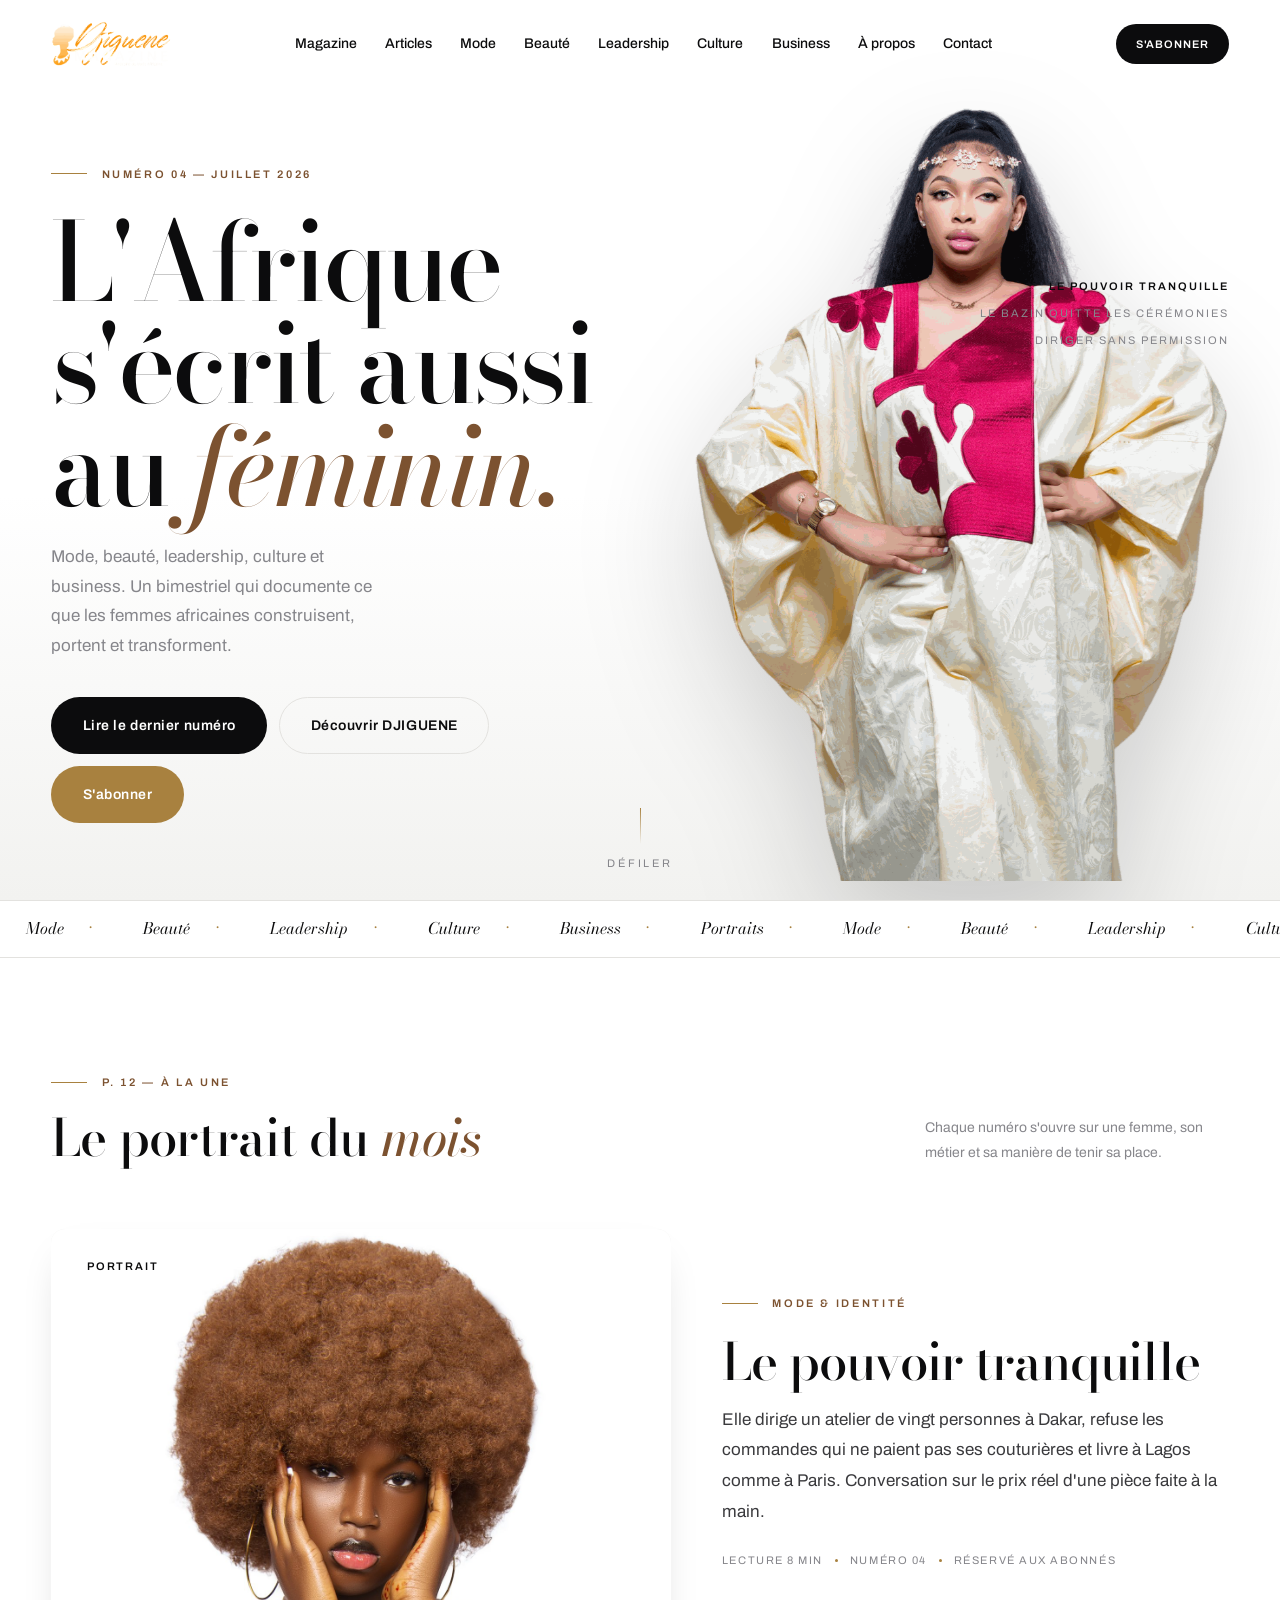
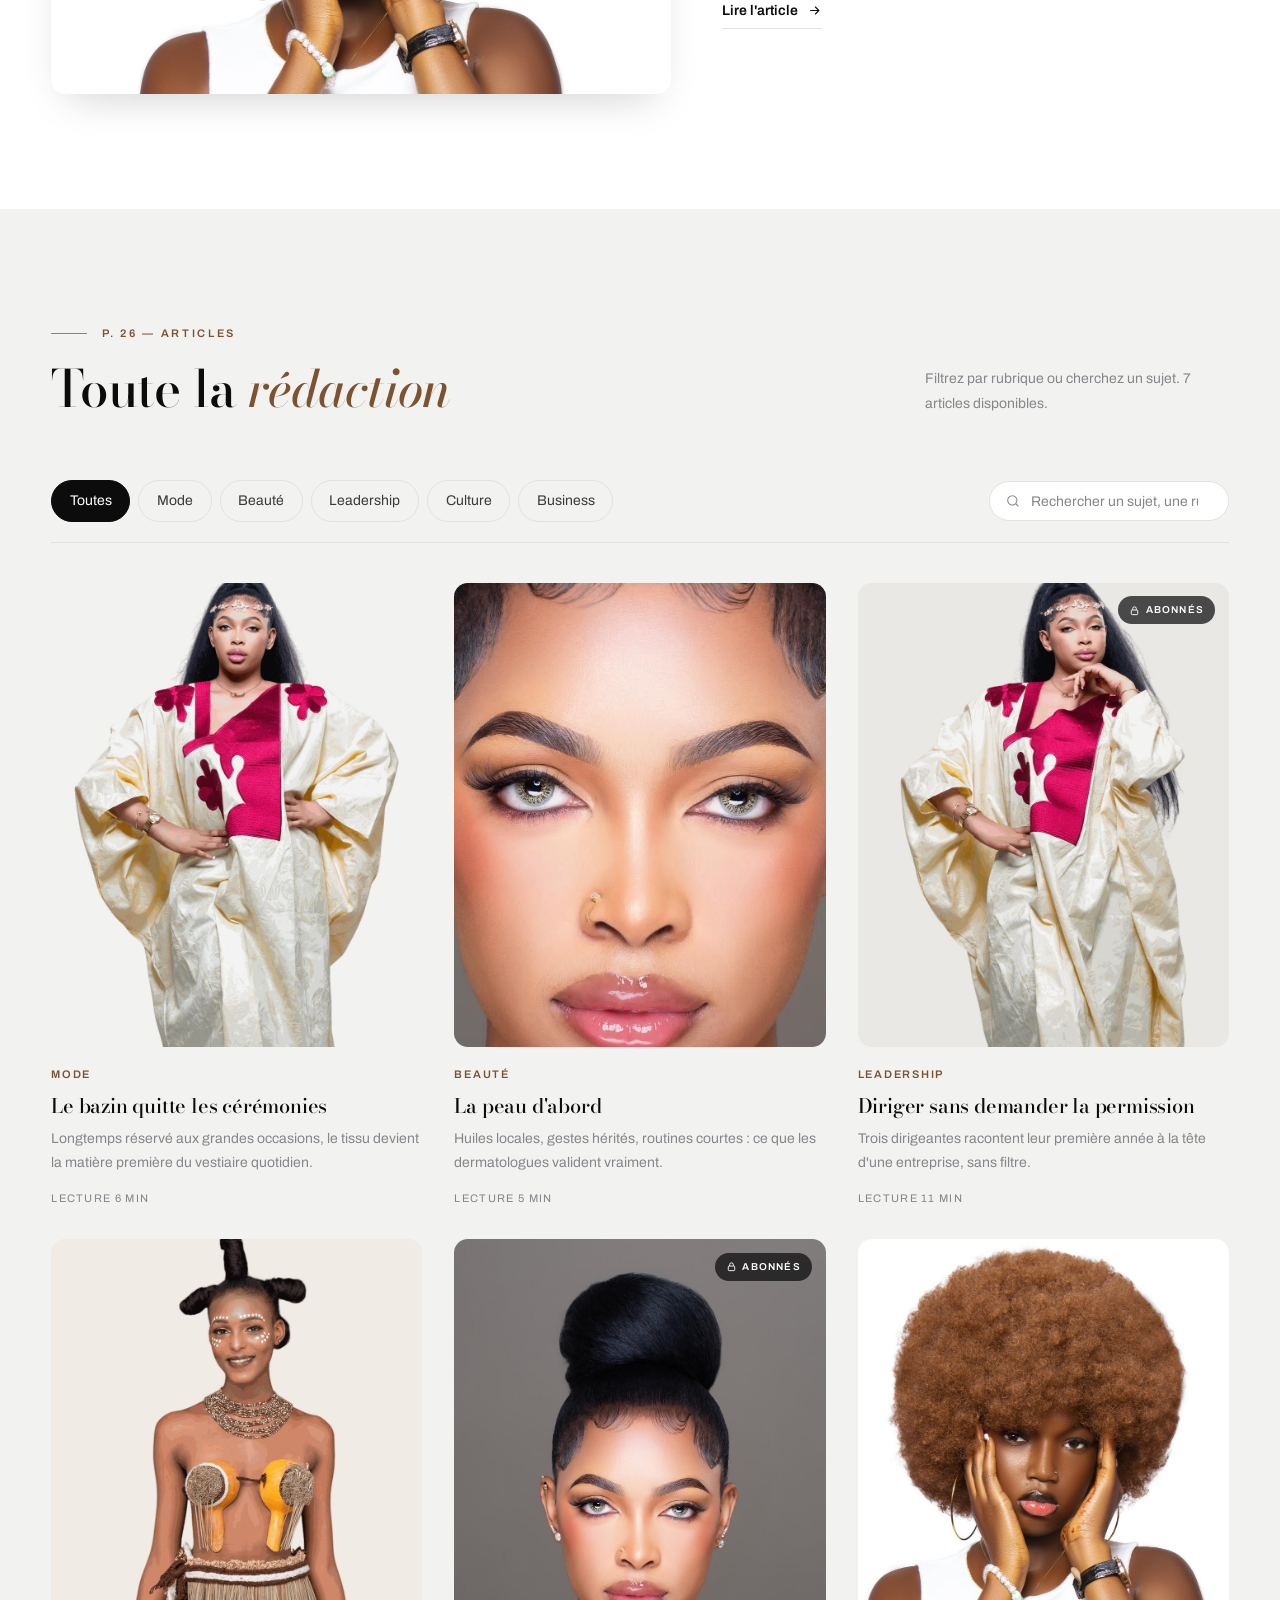
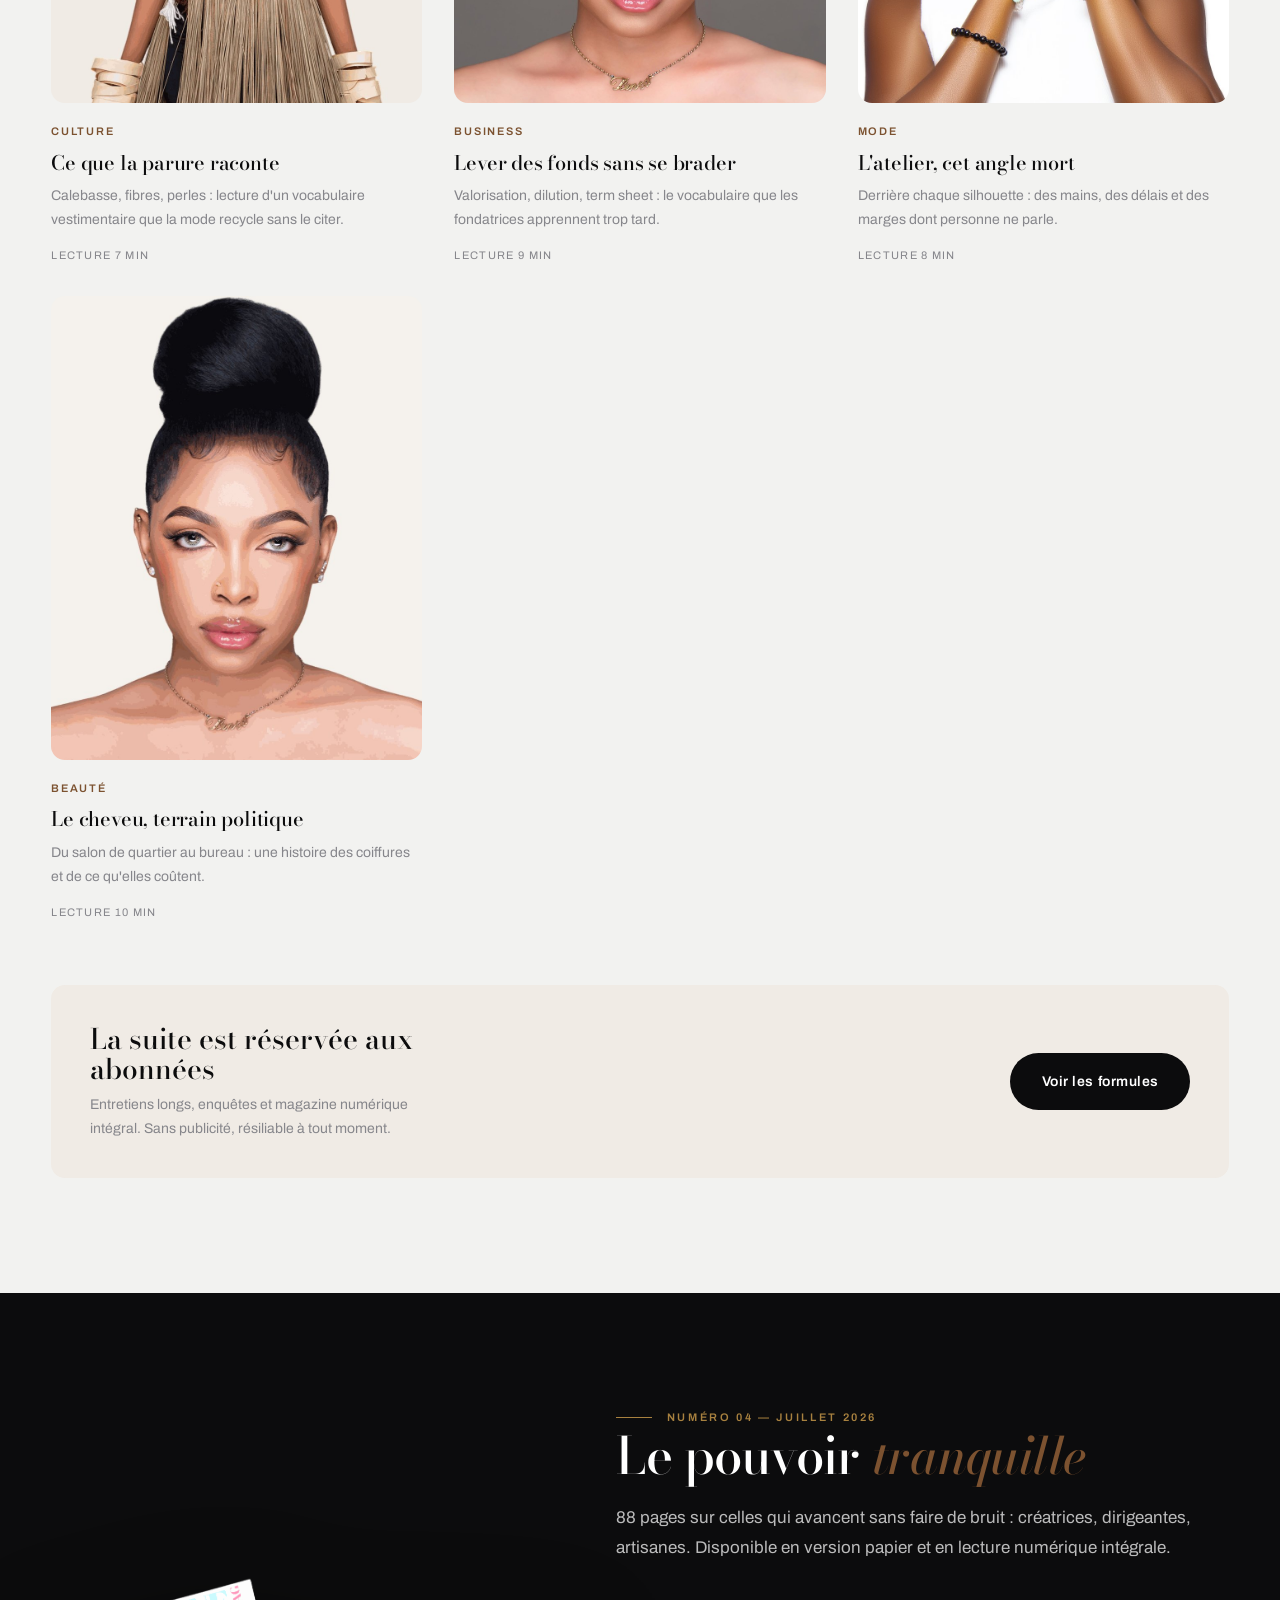
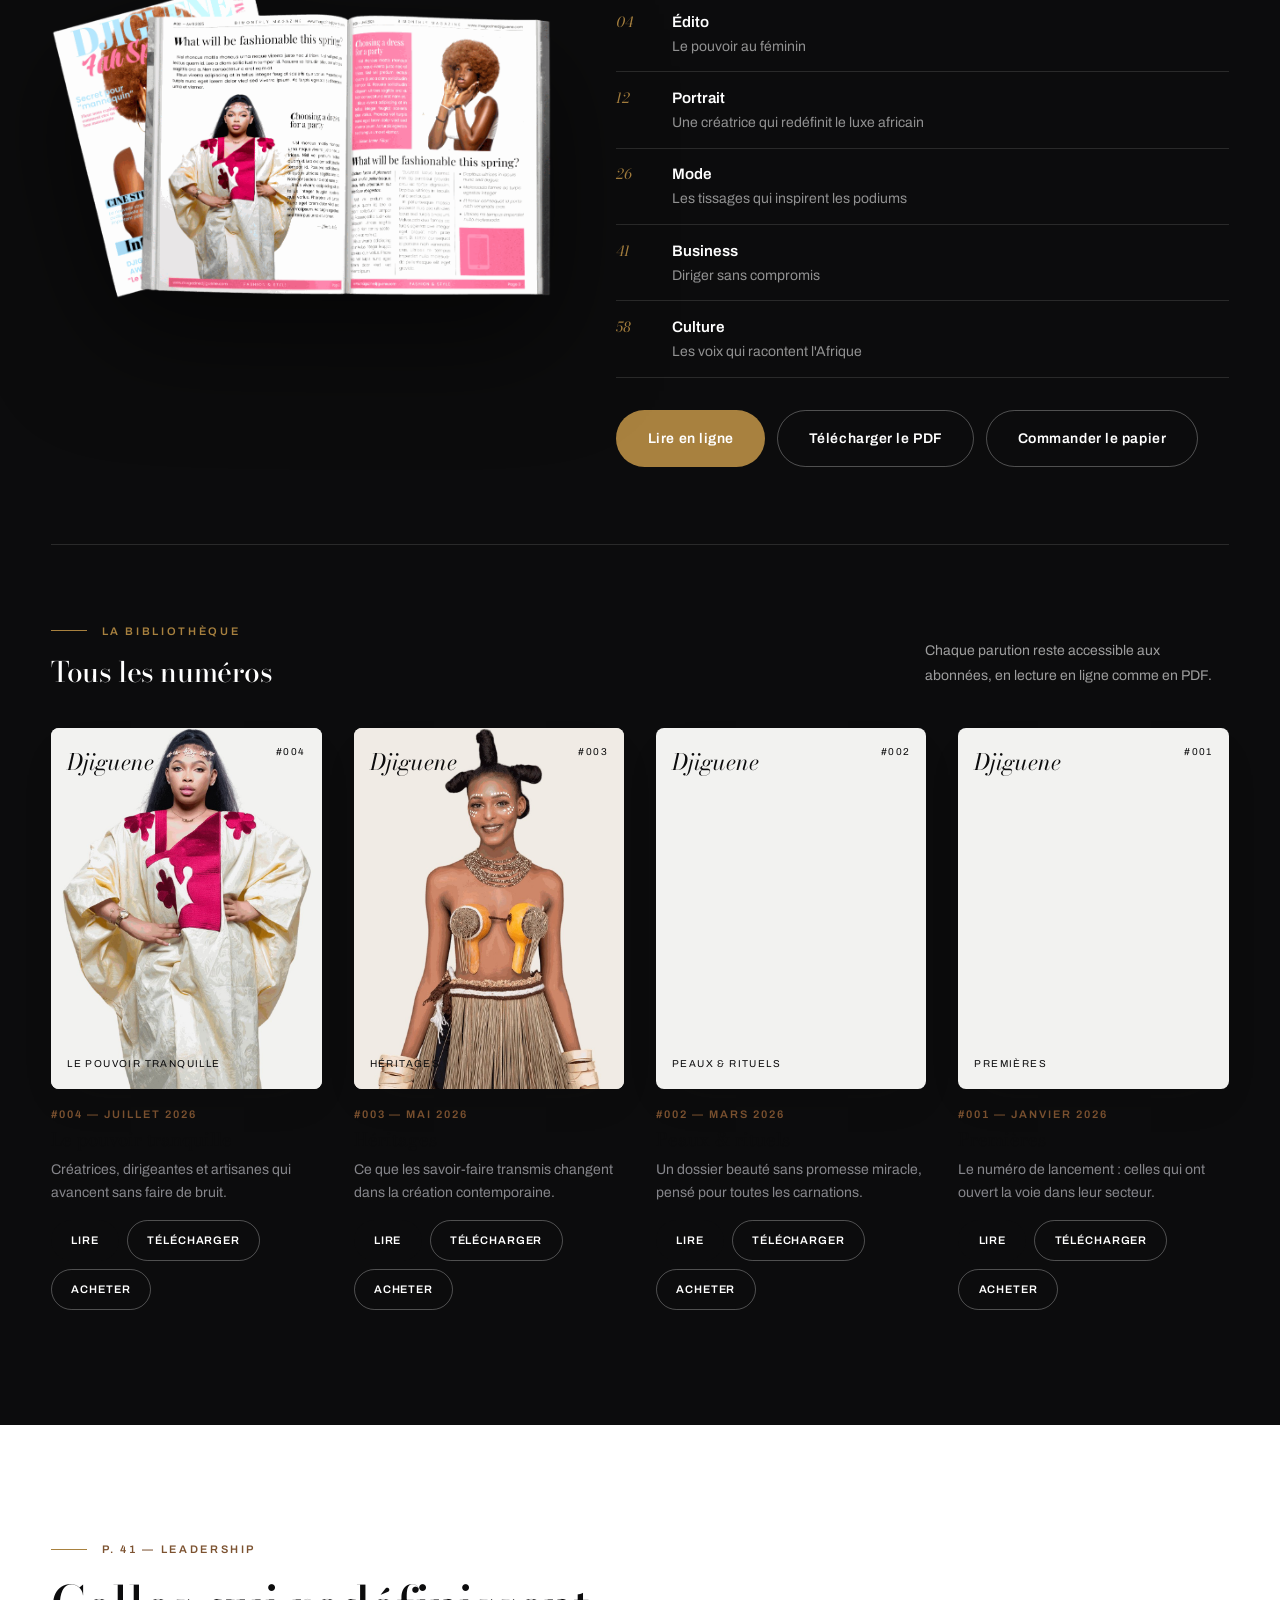
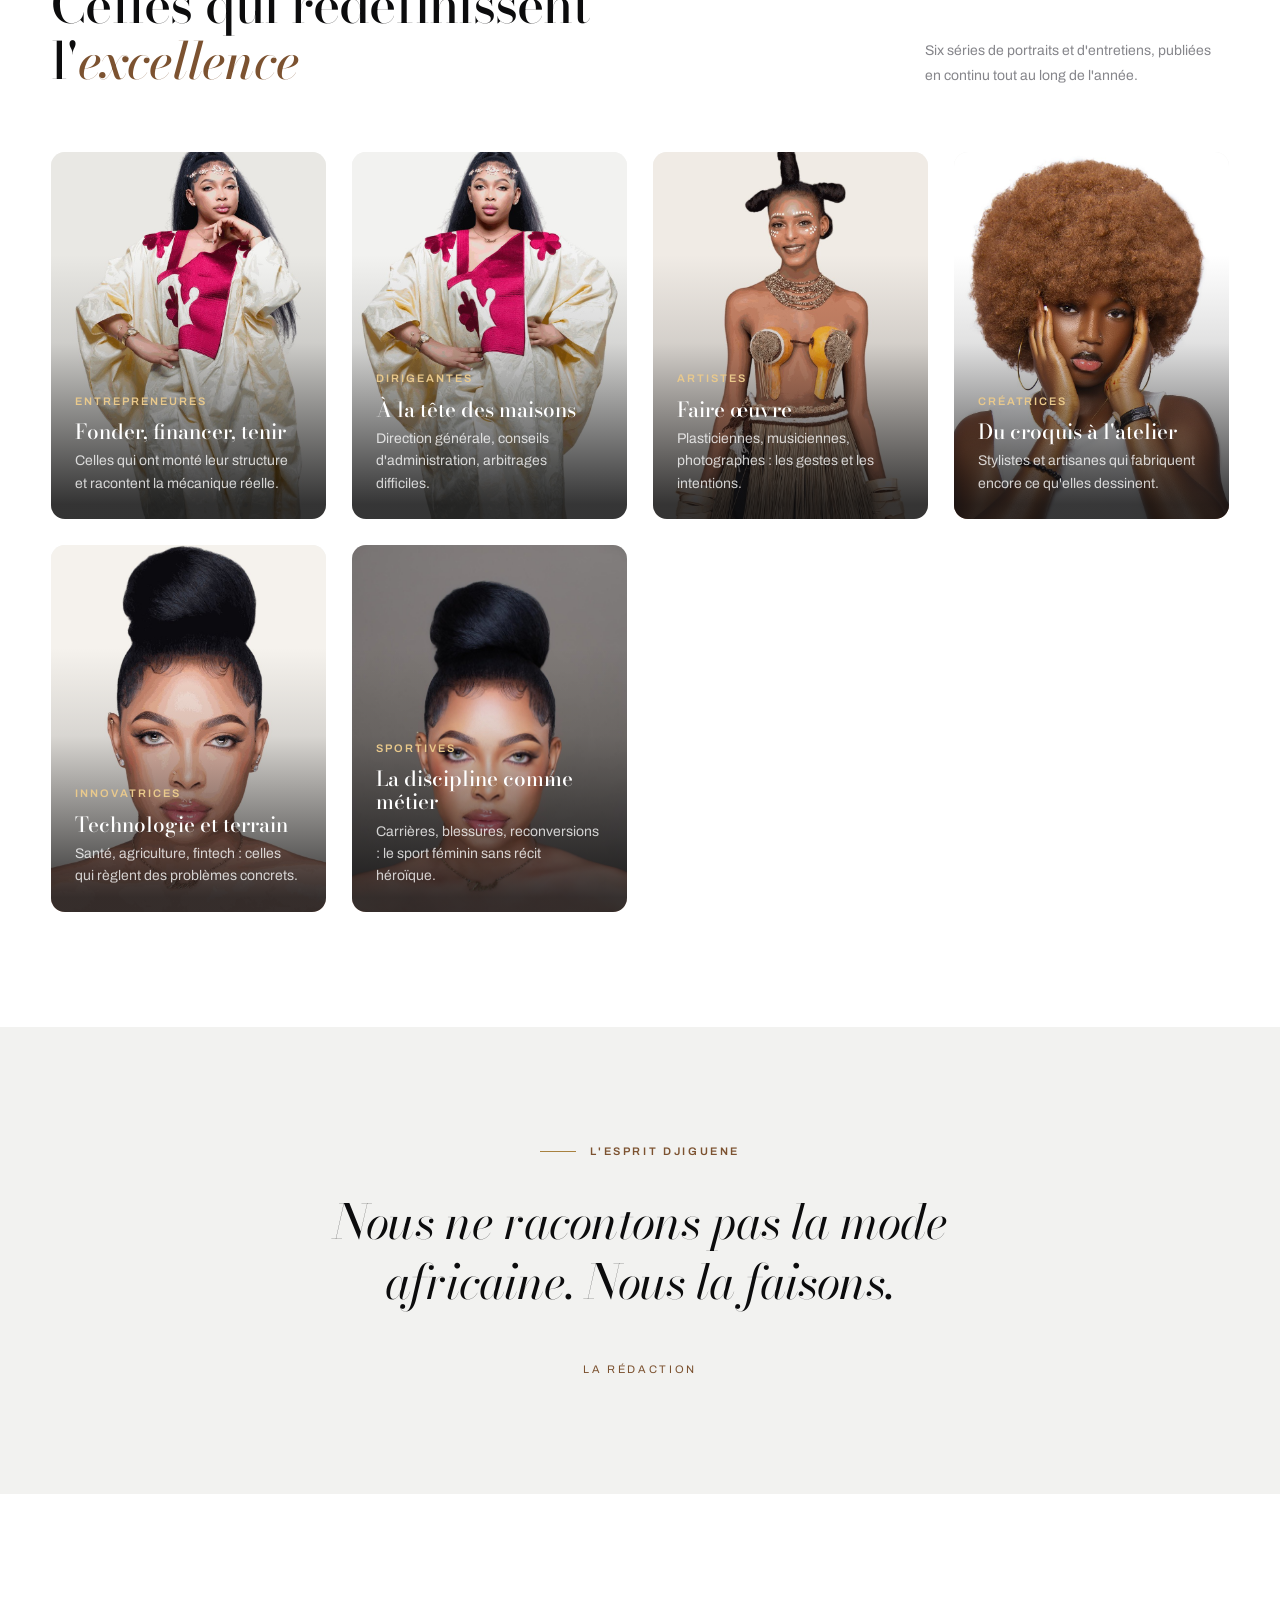
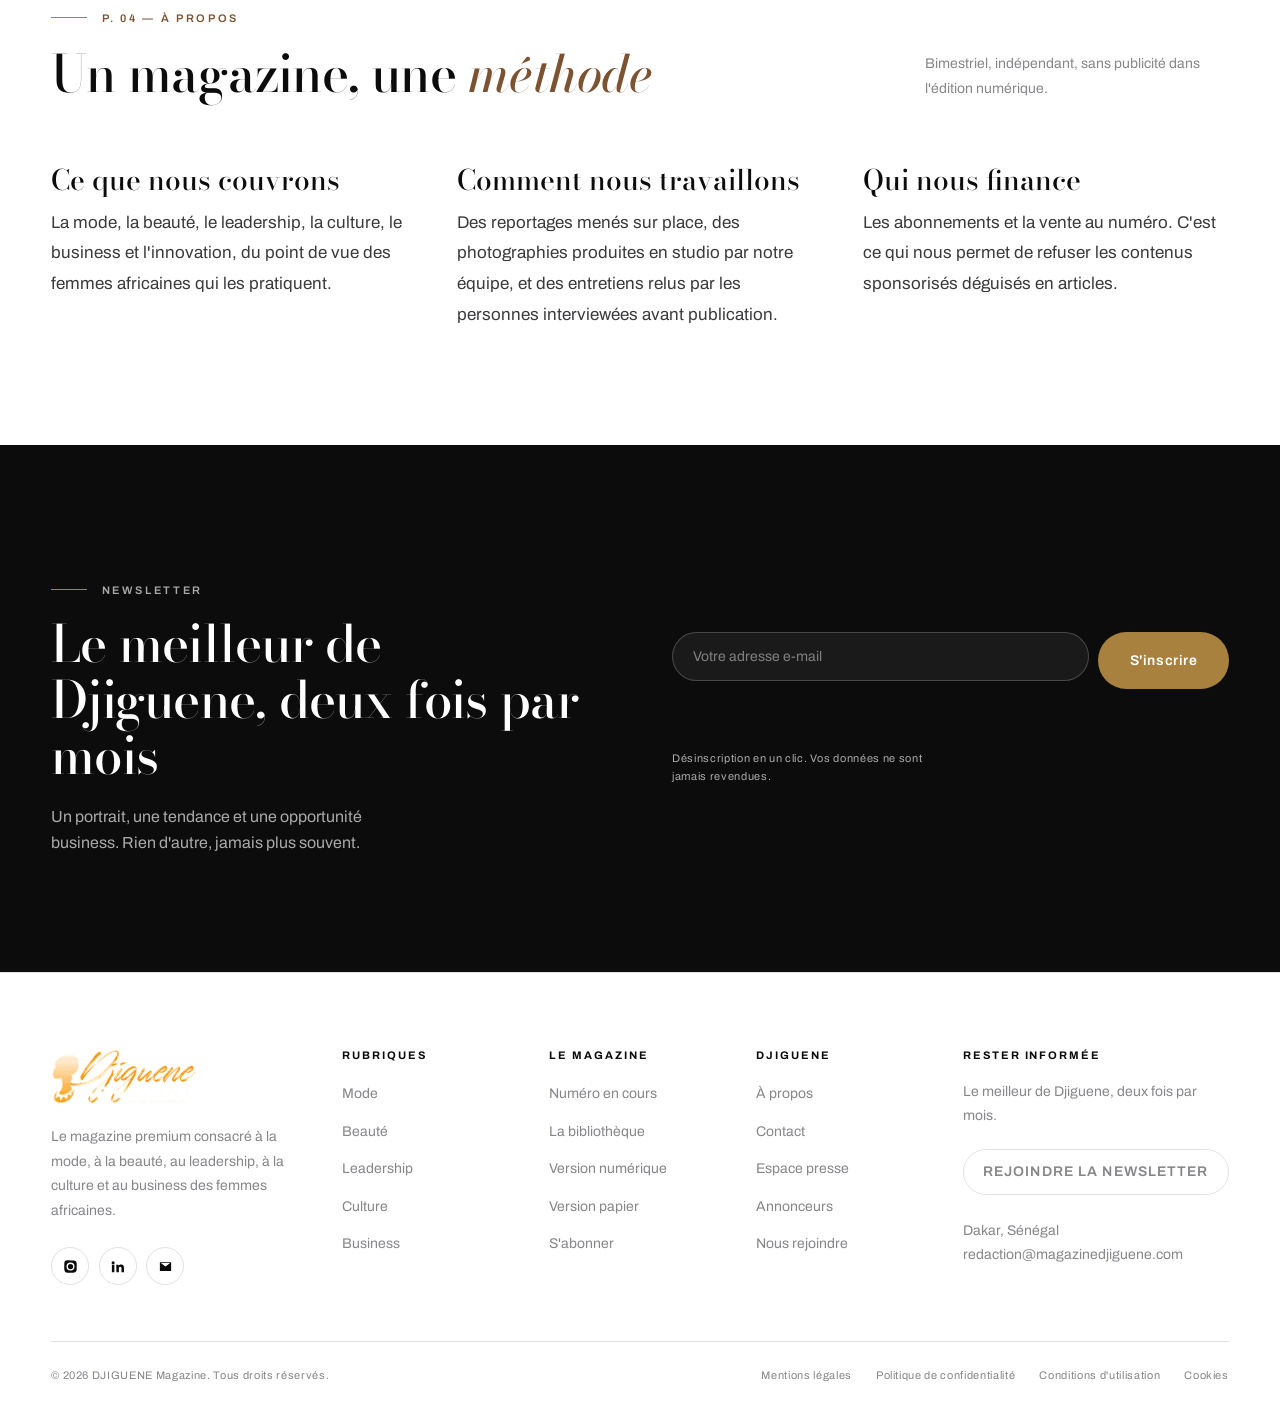
<file: index.html>
<!DOCTYPE html>
<html lang="fr">
<head>
<meta charset="UTF-8">
<meta name="viewport" content="width=device-width, initial-scale=1">

<title>DJIGUENE Magazine — Le magazine de la femme africaine moderne</title>
<meta name="description" content="Mode, beauté, leadership, culture et business : DJIGUENE est le magazine premium qui raconte l'excellence des femmes africaines. Édition papier et numérique.">
<link rel="canonical" href="https://www.magazinedjiguene.com/">

<meta property="og:type" content="website">
<meta property="og:site_name" content="DJIGUENE Magazine">
<meta property="og:locale" content="fr_FR">
<meta property="og:url" content="https://www.magazinedjiguene.com/">
<meta property="og:title" content="DJIGUENE Magazine — L'Afrique s'écrit aussi au féminin">
<meta property="og:description" content="Mode, beauté, leadership, culture et business : le magazine premium qui célèbre l'excellence des femmes africaines.">
<meta property="og:image" content="https://www.magazinedjiguene.com/images/social-cover.jpg">
<meta property="og:image:width" content="1080">
<meta property="og:image:height" content="764">
<meta name="twitter:card" content="summary_large_image">
<meta name="twitter:title" content="DJIGUENE Magazine — L'Afrique s'écrit aussi au féminin">
<meta name="twitter:description" content="Le magazine premium qui célèbre l'excellence des femmes africaines.">
<meta name="twitter:image" content="https://www.magazinedjiguene.com/images/social-cover.jpg">

<meta name="theme-color" content="#ffffff">
<link rel="icon" href="images/favicon.png">
<link rel="apple-touch-icon" href="images/favicon.png">

<link rel="preconnect" href="https://fonts.googleapis.com">
<link rel="preconnect" href="https://fonts.gstatic.com" crossorigin>
<link href="https://fonts.googleapis.com/css2?family=Bodoni+Moda:ital,opsz,wght@0,6..96,400..600;1,6..96,400..600&family=Archivo:wght@400;500;600;700&display=swap" rel="stylesheet">
<link rel="stylesheet" href="assets/css/djiguene.css">
<link rel="preload" as="image" href="images/hero-figure.png" fetchpriority="high">

<script type="application/ld+json">
{
  "@context": "https://schema.org",
  "@graph": [
    {
      "@type": "Organization",
      "@id": "https://www.magazinedjiguene.com/#organisation",
      "name": "DJIGUENE Magazine",
      "url": "https://www.magazinedjiguene.com/",
      "logo": "https://www.magazinedjiguene.com/images/logo-badge.png",
      "description": "Magazine africain premium consacré à la mode, à la beauté, au leadership féminin, à la culture et au business.",
      "sameAs": ["https://www.instagram.com/magazinedjiguene"]
    },
    {
      "@type": "WebSite",
      "@id": "https://www.magazinedjiguene.com/#site",
      "url": "https://www.magazinedjiguene.com/",
      "name": "DJIGUENE Magazine",
      "inLanguage": "fr-FR",
      "publisher": { "@id": "https://www.magazinedjiguene.com/#organisation" },
      "potentialAction": {
        "@type": "SearchAction",
        "target": "https://www.magazinedjiguene.com/articles?q={search_term_string}",
        "query-input": "required name=search_term_string"
      }
    }
  ]
}
</script>
</head>

<body>
<a href="#contenu" class="skip-link">Aller au contenu principal</a>

<!-- ===================== EN-TÊTE ===================== -->
<header class="site-header">
  <div class="shell header-inner">
    <a href="./" class="brand" aria-label="DJIGUENE Magazine, retour à l'accueil">
      <img src="images/logo-badge.png" alt="DJIGUENE Magazine" width="654" height="251">
    </a>

    <nav class="nav" aria-label="Navigation principale">
      <a class="nav__link" href="#magazine">Magazine</a>
      <a class="nav__link" href="#articles">Articles</a>
      <a class="nav__link" href="#articles" data-rubrique="mode">Mode</a>
      <a class="nav__link" href="#articles" data-rubrique="beaute">Beauté</a>
      <a class="nav__link" href="#leadership">Leadership</a>
      <a class="nav__link" href="#articles" data-rubrique="culture">Culture</a>
      <a class="nav__link" href="#articles" data-rubrique="business">Business</a>
      <a class="nav__link nav__link--optional" href="#a-propos">À propos</a>
      <a class="nav__link nav__link--optional" href="#contact">Contact</a>
    </nav>

    <div class="header-actions">
      <a class="btn btn--solid btn--small" href="abonnement.html">S'abonner</a>
      <button class="burger" type="button" aria-expanded="false" aria-controls="menu-mobile" aria-label="Ouvrir le menu">
        <span></span><span></span><span></span>
      </button>
    </div>
  </div>
  <div class="progress" aria-hidden="true"></div>
</header>

<!-- ===================== MENU MOBILE ===================== -->
<div class="drawer" id="menu-mobile">
  <nav class="drawer__list" aria-label="Navigation mobile">
    <a href="#contenu">Accueil</a>
    <a href="#magazine">Magazine</a>
    <a href="#articles">Articles</a>
    <a href="#articles" data-rubrique="mode">Mode</a>
    <a href="#articles" data-rubrique="beaute">Beauté</a>
    <a href="#leadership">Leadership</a>
    <a href="#articles" data-rubrique="culture">Culture</a>
    <a href="#articles" data-rubrique="business">Business</a>
    <a href="#a-propos">À propos</a>
    <a href="#contact">Contact</a>
  </nav>
  <div class="drawer__foot">
    <a class="btn btn--solid" href="abonnement.html">S'abonner à DJIGUENE</a>
    <p class="section-note">Lecture illimitée, magazine numérique et contenus exclusifs.</p>
  </div>
</div>

<main id="contenu">

  <!-- ===================== HÉROS ===================== -->
  <section class="hero">
    <div class="shell hero__grid">
      <div class="hero__copy">
        <p class="folio">Numéro 04 — Juillet 2026</p>
        <h1 class="hero__title">L'Afrique s'écrit aussi au <em>féminin.</em></h1>
        <p class="hero__sub">Mode, beauté, leadership, culture et business. Un bimestriel qui documente ce que les femmes africaines construisent, portent et transforment.</p>
        <div class="hero__ctas">
          <a class="btn btn--solid" href="#magazine">Lire le dernier numéro</a>
          <a class="btn btn--outline" href="#a-propos">Découvrir DJIGUENE</a>
          <a class="btn btn--gold" href="abonnement.html">S'abonner</a>
        </div>
      </div>

      <div class="hero__figure">
        <div class="hero__halo" aria-hidden="true"></div>
        <img src="images/hero-figure.png"
             alt="Mannequin en grand boubou brodé crème et fuchsia, mains sur les hanches"
             width="787" height="1141" data-parallax="0.05" fetchpriority="high" decoding="async">
        <div class="hero__coverlines" aria-hidden="true">
          <span><strong>Le pouvoir tranquille</strong></span>
          <span>Le bazin quitte les cérémonies</span>
          <span>Diriger sans permission</span>
        </div>
      </div>
    </div>

    <div class="scroll-hint" aria-hidden="true"><i></i>Défiler</div>
  </section>

  <!-- ===================== BANDEAU RUBRIQUES ===================== -->
  <div class="ticker" aria-hidden="true">
    <div class="ticker__track">
      <span>Mode</span><span>Beauté</span><span>Leadership</span><span>Culture</span><span>Business</span><span>Portraits</span>
      <span>Mode</span><span>Beauté</span><span>Leadership</span><span>Culture</span><span>Business</span><span>Portraits</span>
    </div>
  </div>

  <!-- ===================== À LA UNE ===================== -->
  <section class="section" aria-labelledby="t-une">
    <div class="shell">
      <div class="section__head reveal">
        <div>
          <p class="folio">P. 12 — À la une</p>
          <h2 class="section-title" id="t-une">Le portrait du <em>mois</em></h2>
        </div>
        <p class="section-note">Chaque numéro s'ouvre sur une femme, son métier et sa manière de tenir sa place.</p>
      </div>

      <article class="feature reveal">
        <div class="feature__media">
          <span class="feature__tag">Portrait</span>
          <img src="images/fashion-orange.jpg" alt="Mannequin coiffée d'un afro cuivré, mains encadrant le visage"
               width="1500" height="1071" loading="lazy" decoding="async">
        </div>
        <div>
          <p class="folio">Mode &amp; identité</p>
          <h3 class="feature__title"><a href="#articles">Le pouvoir tranquille</a></h3>
          <p class="lede">Elle dirige un atelier de vingt personnes à Dakar, refuse les commandes qui ne paient pas ses couturières et livre à Lagos comme à Paris. Conversation sur le prix réel d'une pièce faite à la main.</p>
          <p class="feature__meta">
            <span>Lecture 8 min</span><i></i><span>Numéro 04</span><i></i><span>Réservé aux abonnés</span>
          </p>
          <p style="margin-top:1.75rem">
            <a class="link-arrow" href="abonnement.html">Lire l'article
              <svg viewBox="0 0 24 24" width="15" height="15" fill="none" stroke="currentColor" stroke-width="1.8" aria-hidden="true"><path d="M5 12h14M13 6l6 6-6 6"/></svg>
            </a>
          </p>
        </div>
      </article>
    </div>
  </section>

  <!-- ===================== ARTICLES ===================== -->
  <section class="section section--mist" id="articles" aria-labelledby="t-articles" data-filterable>
    <div class="shell">
      <div class="section__head reveal">
        <div>
          <p class="folio">P. 26 — Articles</p>
          <h2 class="section-title" id="t-articles">Toute la <em>rédaction</em></h2>
        </div>
        <p class="section-note">Filtrez par rubrique ou cherchez un sujet. <span data-count aria-live="polite"></span> disponibles.</p>
      </div>

      <div class="toolbar reveal">
        <div class="chips" role="group" aria-label="Filtrer par rubrique">
          <button class="chip" type="button" data-filter="toutes" aria-pressed="true">Toutes</button>
          <button class="chip" type="button" data-filter="mode" aria-pressed="false">Mode</button>
          <button class="chip" type="button" data-filter="beaute" aria-pressed="false">Beauté</button>
          <button class="chip" type="button" data-filter="leadership" aria-pressed="false">Leadership</button>
          <button class="chip" type="button" data-filter="culture" aria-pressed="false">Culture</button>
          <button class="chip" type="button" data-filter="business" aria-pressed="false">Business</button>
        </div>
        <div class="search">
          <svg viewBox="0 0 24 24" aria-hidden="true"><circle cx="11" cy="11" r="7"/><path d="M20 20l-3.5-3.5"/></svg>
          <label for="q" class="visually-hidden">Rechercher un article</label>
          <input id="q" type="search" data-search placeholder="Rechercher un sujet, une rubrique…">
        </div>
      </div>

      <div class="cards">

        <article class="card reveal" data-category="mode">
          <div class="card__media">
            <img src="images/ed-boubou.jpg" alt="Grand boubou brodé crème et fuchsia photographié en studio" width="900" height="1125" loading="lazy" decoding="async">
          </div>
          <span class="card__cat">Mode</span>
          <h3 class="card__title"><a href="#articles">Le bazin quitte les cérémonies</a></h3>
          <p class="card__excerpt">Longtemps réservé aux grandes occasions, le tissu devient la matière première du vestiaire quotidien.</p>
          <p class="card__meta">Lecture 6 min</p>
        </article>

        <article class="card reveal d1" data-category="beaute">
          <div class="card__media">
            <img src="images/beauty-products.jpg" alt="Macro maquillage : sourcils dessinés, regard souligné et bouche glossy" width="1200" height="822" loading="lazy" decoding="async">
          </div>
          <span class="card__cat">Beauté</span>
          <h3 class="card__title"><a href="#articles">La peau d'abord</a></h3>
          <p class="card__excerpt">Huiles locales, gestes hérités, routines courtes : ce que les dermatologues valident vraiment.</p>
          <p class="card__meta">Lecture 5 min</p>
        </article>

        <article class="card reveal d2" data-category="leadership">
          <div class="card__media">
            <span class="card__lock"><svg viewBox="0 0 24 24" aria-hidden="true"><rect x="5" y="11" width="14" height="10" rx="2"/><path d="M8 11V8a4 4 0 018 0v3"/></svg>Abonnés</span>
            <img src="images/ed-leadership.jpg" alt="Portrait en grand boubou, main sous le menton, regard assuré" width="900" height="1125" loading="lazy" decoding="async">
          </div>
          <span class="card__cat">Leadership</span>
          <h3 class="card__title"><a href="abonnement.html">Diriger sans demander la permission</a></h3>
          <p class="card__excerpt">Trois dirigeantes racontent leur première année à la tête d'une entreprise, sans filtre.</p>
          <p class="card__meta">Lecture 11 min</p>
        </article>

        <article class="card reveal d3" data-category="culture">
          <div class="card__media">
            <img src="images/ed-heritage.jpg" alt="Parure traditionnelle : bustier en calebasse, jupe en fibres végétales et collier de perles" width="900" height="1125" loading="lazy" decoding="async">
          </div>
          <span class="card__cat">Culture</span>
          <h3 class="card__title"><a href="#articles">Ce que la parure raconte</a></h3>
          <p class="card__excerpt">Calebasse, fibres, perles : lecture d'un vocabulaire vestimentaire que la mode recycle sans le citer.</p>
          <p class="card__meta">Lecture 7 min</p>
        </article>

        <article class="card reveal" data-category="business">
          <div class="card__media">
            <span class="card__lock"><svg viewBox="0 0 24 24" aria-hidden="true"><rect x="5" y="11" width="14" height="10" rx="2"/><path d="M8 11V8a4 4 0 018 0v3"/></svg>Abonnés</span>
            <img src="images/portrait-bronze.jpg" alt="Portrait studio : chignon haut sculpté et maquillage lumineux" width="1125" height="1500" loading="lazy" decoding="async">
          </div>
          <span class="card__cat">Business</span>
          <h3 class="card__title"><a href="abonnement.html">Lever des fonds sans se brader</a></h3>
          <p class="card__excerpt">Valorisation, dilution, term sheet : le vocabulaire que les fondatrices apprennent trop tard.</p>
          <p class="card__meta">Lecture 9 min</p>
        </article>

        <article class="card reveal d1" data-category="mode">
          <div class="card__media">
            <img src="images/ed-afro.jpg" alt="Mannequin coiffée d'un afro cuivré, portrait studio" width="900" height="1125" loading="lazy" decoding="async">
          </div>
          <span class="card__cat">Mode</span>
          <h3 class="card__title"><a href="#articles">L'atelier, cet angle mort</a></h3>
          <p class="card__excerpt">Derrière chaque silhouette : des mains, des délais et des marges dont personne ne parle.</p>
          <p class="card__meta">Lecture 8 min</p>
        </article>

        <article class="card reveal d2" data-category="beaute">
          <div class="card__media">
            <img src="images/ed-beaute.jpg" alt="Gros plan beauté : chignon haut et maquillage soigné" width="900" height="1125" loading="lazy" decoding="async">
          </div>
          <span class="card__cat">Beauté</span>
          <h3 class="card__title"><a href="#articles">Le cheveu, terrain politique</a></h3>
          <p class="card__excerpt">Du salon de quartier au bureau : une histoire des coiffures et de ce qu'elles coûtent.</p>
          <p class="card__meta">Lecture 10 min</p>
        </article>

      </div>

      <p class="empty-state" hidden>Aucun article ne correspond à cette recherche. Essayez un autre mot-clé ou revenez à « Toutes ».</p>

      <!-- Relance d'abonnement placée après la lecture, jamais avant -->
      <div class="subscribe-band reveal" style="margin-top:clamp(2.5rem,5vw,4rem)">
        <div>
          <h3>La suite est réservée aux abonnées</h3>
          <p>Entretiens longs, enquêtes et magazine numérique intégral. Sans publicité, résiliable à tout moment.</p>
        </div>
        <a class="btn btn--solid" href="abonnement.html">Voir les formules</a>
      </div>
    </div>
  </section>

  <!-- ===================== MAGAZINE NUMÉRIQUE ===================== -->
  <section class="section section--ink" id="magazine" aria-labelledby="t-magazine">
    <div class="shell">

      <div class="issue-hero">
        <div class="issue-hero__media reveal" data-tilt>
          <img src="images/magazine-mockup.png" alt="Maquette du numéro 04 de DJIGUENE, ouvert sur un article mode"
               width="1139" height="732" loading="lazy" decoding="async">
        </div>

        <div class="reveal d1">
          <p class="folio">Numéro 04 — Juillet 2026</p>
          <h2 class="section-title" id="t-magazine">Le pouvoir <em>tranquille</em></h2>
          <p class="lede" style="margin-top:1.25rem">88 pages sur celles qui avancent sans faire de bruit : créatrices, dirigeantes, artisanes. Disponible en version papier et en lecture numérique intégrale.</p>

          <ol class="toc">
            <li><span class="page">04</span><span><strong>Édito</strong><br><span>Le pouvoir au féminin</span></span></li>
            <li><span class="page">12</span><span><strong>Portrait</strong><br><span>Une créatrice qui redéfinit le luxe africain</span></span></li>
            <li><span class="page">26</span><span><strong>Mode</strong><br><span>Les tissages qui inspirent les podiums</span></span></li>
            <li><span class="page">41</span><span><strong>Business</strong><br><span>Diriger sans compromis</span></span></li>
            <li><span class="page">58</span><span><strong>Culture</strong><br><span>Les voix qui racontent l'Afrique</span></span></li>
          </ol>

          <div class="issue-hero__actions">
            <a class="btn btn--gold" href="abonnement.html">Lire en ligne</a>
            <a class="btn btn--outline" href="abonnement.html">Télécharger le PDF</a>
            <a class="btn btn--outline" href="#contact">Commander le papier</a>
          </div>
        </div>
      </div>

      <div class="section__head reveal" style="margin-bottom:2.5rem">
        <div>
          <p class="folio">La bibliothèque</p>
          <h3 class="section-title" style="font-size:var(--fs-h3)">Tous les numéros</h3>
        </div>
        <p class="section-note">Chaque parution reste accessible aux abonnées, en lecture en ligne comme en PDF.</p>
      </div>

      <div class="issues">

        <article class="issue reveal">
          <div class="issue__cover">
            <img src="images/cover-04.jpg" alt="Couverture du numéro 04 : mannequin en grand boubou" width="840" height="1120" loading="lazy" decoding="async">
            <div class="issue__coverlines" aria-hidden="true">
              <div class="top"><span class="name">Djiguene</span><span>#004</span></div>
              <div>Le pouvoir tranquille</div>
            </div>
          </div>
          <p class="issue__num">#004 — Juillet 2026</p>
          <h4 class="issue__title">Le pouvoir tranquille</h4>
          <p class="issue__desc">Créatrices, dirigeantes et artisanes qui avancent sans faire de bruit.</p>
          <div class="issue__actions">
            <a class="btn btn--solid btn--small" href="abonnement.html">Lire</a>
            <a class="btn btn--outline btn--small" href="abonnement.html">Télécharger</a>
            <a class="btn btn--outline btn--small" href="#contact">Acheter</a>
          </div>
        </article>

        <article class="issue reveal d1">
          <div class="issue__cover">
            <img src="images/cover-03.jpg" alt="Couverture du numéro 03 : parure traditionnelle" width="840" height="1120" loading="lazy" decoding="async">
            <div class="issue__coverlines" aria-hidden="true">
              <div class="top"><span class="name">Djiguene</span><span>#003</span></div>
              <div>Héritages</div>
            </div>
          </div>
          <p class="issue__num">#003 — Mai 2026</p>
          <h4 class="issue__title">Héritages</h4>
          <p class="issue__desc">Ce que les savoir-faire transmis changent dans la création contemporaine.</p>
          <div class="issue__actions">
            <a class="btn btn--solid btn--small" href="abonnement.html">Lire</a>
            <a class="btn btn--outline btn--small" href="abonnement.html">Télécharger</a>
            <a class="btn btn--outline btn--small" href="#contact">Acheter</a>
          </div>
        </article>

        <article class="issue reveal d2">
          <div class="issue__cover">
            <img src="images/cover-02.jpg" alt="Couverture du numéro 02 : portrait beauté" width="840" height="1120" loading="lazy" decoding="async">
            <div class="issue__coverlines" aria-hidden="true">
              <div class="top"><span class="name">Djiguene</span><span>#002</span></div>
              <div>Peaux &amp; rituels</div>
            </div>
          </div>
          <p class="issue__num">#002 — Mars 2026</p>
          <h4 class="issue__title">Peaux &amp; rituels</h4>
          <p class="issue__desc">Un dossier beauté sans promesse miracle, pensé pour toutes les carnations.</p>
          <div class="issue__actions">
            <a class="btn btn--solid btn--small" href="abonnement.html">Lire</a>
            <a class="btn btn--outline btn--small" href="abonnement.html">Télécharger</a>
            <a class="btn btn--outline btn--small" href="#contact">Acheter</a>
          </div>
        </article>

        <article class="issue reveal d3">
          <div class="issue__cover">
            <img src="images/cover-01.jpg" alt="Couverture du numéro 01 : mannequin coiffée d'un afro cuivré" width="840" height="1120" loading="lazy" decoding="async">
            <div class="issue__coverlines" aria-hidden="true">
              <div class="top"><span class="name">Djiguene</span><span>#001</span></div>
              <div>Premières</div>
            </div>
          </div>
          <p class="issue__num">#001 — Janvier 2026</p>
          <h4 class="issue__title">Premières</h4>
          <p class="issue__desc">Le numéro de lancement : celles qui ont ouvert la voie dans leur secteur.</p>
          <div class="issue__actions">
            <a class="btn btn--solid btn--small" href="abonnement.html">Lire</a>
            <a class="btn btn--outline btn--small" href="abonnement.html">Télécharger</a>
            <a class="btn btn--outline btn--small" href="#contact">Acheter</a>
          </div>
        </article>

      </div>
    </div>
  </section>

  <!-- ===================== LEADERSHIP FÉMININ ===================== -->
  <section class="section" id="leadership" aria-labelledby="t-leadership">
    <div class="shell">
      <div class="section__head reveal">
        <div>
          <p class="folio">P. 41 — Leadership</p>
          <h2 class="section-title" id="t-leadership">Celles qui redéfinissent l'<em>excellence</em></h2>
        </div>
        <p class="section-note">Six séries de portraits et d'entretiens, publiées en continu tout au long de l'année.</p>
      </div>

      <div class="leaders">

        <a class="leader reveal" href="#articles">
          <img src="images/ed-leadership.jpg" alt="Portrait en grand boubou crème et fuchsia" width="900" height="1125" loading="lazy" decoding="async">
          <span class="leader__veil" aria-hidden="true"></span>
          <div class="leader__body">
            <span class="leader__cat">Entrepreneures</span>
            <h3 class="leader__name">Fonder, financer, tenir</h3>
            <p class="leader__line">Celles qui ont monté leur structure et racontent la mécanique réelle.</p>
          </div>
        </a>

        <a class="leader reveal d1" href="#articles">
          <img src="images/ed-boubou.jpg" alt="Grand boubou brodé photographié en studio" width="900" height="1125" loading="lazy" decoding="async">
          <span class="leader__veil" aria-hidden="true"></span>
          <div class="leader__body">
            <span class="leader__cat">Dirigeantes</span>
            <h3 class="leader__name">À la tête des maisons</h3>
            <p class="leader__line">Direction générale, conseils d'administration, arbitrages difficiles.</p>
          </div>
        </a>

        <a class="leader reveal d2" href="#articles">
          <img src="images/ed-heritage.jpg" alt="Parure traditionnelle en calebasse et fibres végétales" width="900" height="1125" loading="lazy" decoding="async">
          <span class="leader__veil" aria-hidden="true"></span>
          <div class="leader__body">
            <span class="leader__cat">Artistes</span>
            <h3 class="leader__name">Faire œuvre</h3>
            <p class="leader__line">Plasticiennes, musiciennes, photographes : les gestes et les intentions.</p>
          </div>
        </a>

        <a class="leader reveal" href="#articles">
          <img src="images/ed-afro.jpg" alt="Portrait studio, coiffure afro cuivrée" width="900" height="1125" loading="lazy" decoding="async">
          <span class="leader__veil" aria-hidden="true"></span>
          <div class="leader__body">
            <span class="leader__cat">Créatrices</span>
            <h3 class="leader__name">Du croquis à l'atelier</h3>
            <p class="leader__line">Stylistes et artisanes qui fabriquent encore ce qu'elles dessinent.</p>
          </div>
        </a>

        <a class="leader reveal d1" href="#articles">
          <img src="images/ed-beaute.jpg" alt="Gros plan beauté, chignon haut sculpté" width="900" height="1125" loading="lazy" decoding="async">
          <span class="leader__veil" aria-hidden="true"></span>
          <div class="leader__body">
            <span class="leader__cat">Innovatrices</span>
            <h3 class="leader__name">Technologie et terrain</h3>
            <p class="leader__line">Santé, agriculture, fintech : celles qui règlent des problèmes concrets.</p>
          </div>
        </a>

        <a class="leader reveal d2" href="#articles">
          <img src="images/portrait-bronze.jpg" alt="Portrait studio, maquillage lumineux" width="1125" height="1500" loading="lazy" decoding="async">
          <span class="leader__veil" aria-hidden="true"></span>
          <div class="leader__body">
            <span class="leader__cat">Sportives</span>
            <h3 class="leader__name">La discipline comme métier</h3>
            <p class="leader__line">Carrières, blessures, reconversions : le sport féminin sans récit héroïque.</p>
          </div>
        </a>

      </div>
    </div>
  </section>

  <!-- ===================== CITATION ===================== -->
  <section class="section section--mist quote" aria-label="Signature éditoriale">
    <div class="shell reveal">
      <p class="folio folio--center">L'esprit Djiguene</p>
      <blockquote style="margin-top:2rem">Nous ne racontons pas la mode africaine. Nous la faisons.</blockquote>
      <cite>La rédaction</cite>
    </div>
  </section>

  <!-- ===================== À PROPOS ===================== -->
  <section class="section" id="a-propos" aria-labelledby="t-apropos">
    <div class="shell">
      <div class="section__head reveal">
        <div>
          <p class="folio">P. 04 — À propos</p>
          <h2 class="section-title" id="t-apropos">Un magazine, une <em>méthode</em></h2>
        </div>
        <p class="section-note">Bimestriel, indépendant, sans publicité dans l'édition numérique.</p>
      </div>
      <div class="reveal" style="display:grid;grid-template-columns:repeat(auto-fit,minmax(16rem,1fr));gap:2.5rem">
        <div>
          <h3 style="font-size:var(--fs-h3);margin-bottom:.75rem">Ce que nous couvrons</h3>
          <p class="lede">La mode, la beauté, le leadership, la culture, le business et l'innovation, du point de vue des femmes africaines qui les pratiquent.</p>
        </div>
        <div>
          <h3 style="font-size:var(--fs-h3);margin-bottom:.75rem">Comment nous travaillons</h3>
          <p class="lede">Des reportages menés sur place, des photographies produites en studio par notre équipe, et des entretiens relus par les personnes interviewées avant publication.</p>
        </div>
        <div>
          <h3 style="font-size:var(--fs-h3);margin-bottom:.75rem">Qui nous finance</h3>
          <p class="lede">Les abonnements et la vente au numéro. C'est ce qui nous permet de refuser les contenus sponsorisés déguisés en articles.</p>
        </div>
      </div>
    </div>
  </section>

  <!-- ===================== NEWSLETTER ===================== -->
  <section class="section newsletter" id="newsletter" aria-labelledby="t-newsletter">
    <div class="shell newsletter__grid">
      <div class="reveal">
        <p class="folio">Newsletter</p>
        <h2 class="section-title" id="t-newsletter" style="margin-top:1rem">Le meilleur de Djiguene, deux fois par mois</h2>
        <p>Un portrait, une tendance et une opportunité business. Rien d'autre, jamais plus souvent.</p>
      </div>
      <div class="reveal d1">
        <form class="nl-form" id="nl-form" novalidate>
          <label for="email">
            <span class="visually-hidden">Votre adresse e-mail</span>
            <input id="email" name="email" type="email" required autocomplete="email"
                   placeholder="Votre adresse e-mail" aria-describedby="nl-msg">
          </label>
          <button class="btn btn--gold" type="submit">S'inscrire</button>
        </form>
        <p class="nl-msg" id="nl-msg" role="status" aria-live="polite"></p>
        <p class="nl-note">Désinscription en un clic. Vos données ne sont jamais revendues.</p>
      </div>
    </div>
  </section>

</main>

<!-- ===================== PIED DE PAGE ===================== -->
<footer class="site-footer" id="contact">
  <div class="shell">
    <div class="footer__grid">

      <div class="footer__brand">
        <img src="images/logo-badge.png" alt="DJIGUENE Magazine" width="654" height="251" loading="lazy" decoding="async">
        <p class="footer__desc">Le magazine premium consacré à la mode, à la beauté, au leadership, à la culture et au business des femmes africaines.</p>
        <div class="socials">
          <a href="https://www.instagram.com/magazinedjiguene" aria-label="DJIGUENE sur Instagram" rel="me noopener" target="_blank">
            <svg viewBox="0 0 24 24" aria-hidden="true"><path d="M12 2.2c3.2 0 3.6 0 4.9.07 3.3.15 4.8 1.7 5 5 .06 1.3.07 1.6.07 4.8s0 3.6-.07 4.9c-.15 3.3-1.7 4.8-5 5-1.3.06-1.6.07-4.9.07s-3.6 0-4.9-.07c-3.3-.15-4.8-1.7-5-5C2 15.6 2 15.3 2 12s0-3.6.07-4.9c.15-3.3 1.7-4.85 5-5C8.4 2.2 8.7 2.2 12 2.2zm0 3.4a6.4 6.4 0 100 12.8 6.4 6.4 0 000-12.8zm0 10.6a4.2 4.2 0 110-8.4 4.2 4.2 0 010 8.4zm6.6-10.85a1.5 1.5 0 11-3 0 1.5 1.5 0 013 0z"/></svg>
          </a>
          <a href="#contact" aria-label="DJIGUENE sur LinkedIn">
            <svg viewBox="0 0 24 24" aria-hidden="true"><path d="M4.98 3.5a2.5 2.5 0 100 5 2.5 2.5 0 000-5zM3 9h4v12H3zM10 9h3.8v1.7h.05c.53-.95 1.83-1.95 3.76-1.95 4.02 0 4.76 2.5 4.76 5.76V21h-4v-5.5c0-1.3-.03-3-1.9-3-1.9 0-2.2 1.44-2.2 2.9V21h-4z"/></svg>
          </a>
          <a href="#contact" aria-label="Écrire à la rédaction">
            <svg viewBox="0 0 24 24" aria-hidden="true"><path d="M3 5h18v14H3zm1.6 1.4L12 12l7.4-5.6"/></svg>
          </a>
        </div>
      </div>

      <div class="footer__col">
        <h3>Rubriques</h3>
        <ul>
          <li><a href="#articles" data-rubrique="mode">Mode</a></li>
          <li><a href="#articles" data-rubrique="beaute">Beauté</a></li>
          <li><a href="#leadership">Leadership</a></li>
          <li><a href="#articles" data-rubrique="culture">Culture</a></li>
          <li><a href="#articles" data-rubrique="business">Business</a></li>
        </ul>
      </div>

      <div class="footer__col">
        <h3>Le magazine</h3>
        <ul>
          <li><a href="#magazine">Numéro en cours</a></li>
          <li><a href="#magazine">La bibliothèque</a></li>
          <li><a href="abonnement.html">Version numérique</a></li>
          <li><a href="#contact">Version papier</a></li>
          <li><a href="abonnement.html">S'abonner</a></li>
        </ul>
      </div>

      <div class="footer__col">
        <h3>DJIGUENE</h3>
        <ul>
          <li><a href="#a-propos">À propos</a></li>
          <li><a href="#contact">Contact</a></li>
          <li><a href="#contact">Espace presse</a></li>
          <li><a href="#contact">Annonceurs</a></li>
          <li><a href="#contact">Nous rejoindre</a></li>
        </ul>
      </div>

      <div class="footer__col">
        <h3>Rester informée</h3>
        <p class="footer__desc" style="margin-top:0">Le meilleur de Djiguene, deux fois par mois.</p>
        <p style="margin-top:1.25rem"><a class="btn btn--outline btn--small" href="#newsletter">Rejoindre la newsletter</a></p>
        <p class="footer__desc" style="margin-top:1.5rem">Dakar, Sénégal<br>redaction@magazinedjiguene.com</p>
      </div>

    </div>

    <div class="footer__bottom">
      <span>© <span data-year>2026</span> DJIGUENE Magazine. Tous droits réservés.</span>
      <nav class="footer__legal" aria-label="Informations légales">
        <a href="#contact">Mentions légales</a>
        <a href="#contact">Politique de confidentialité</a>
        <a href="#contact">Conditions d'utilisation</a>
        <a href="#contact">Cookies</a>
      </nav>
    </div>
  </div>
</footer>

<script src="assets/js/djiguene.js" defer></script>
</body>
</html>
</file>
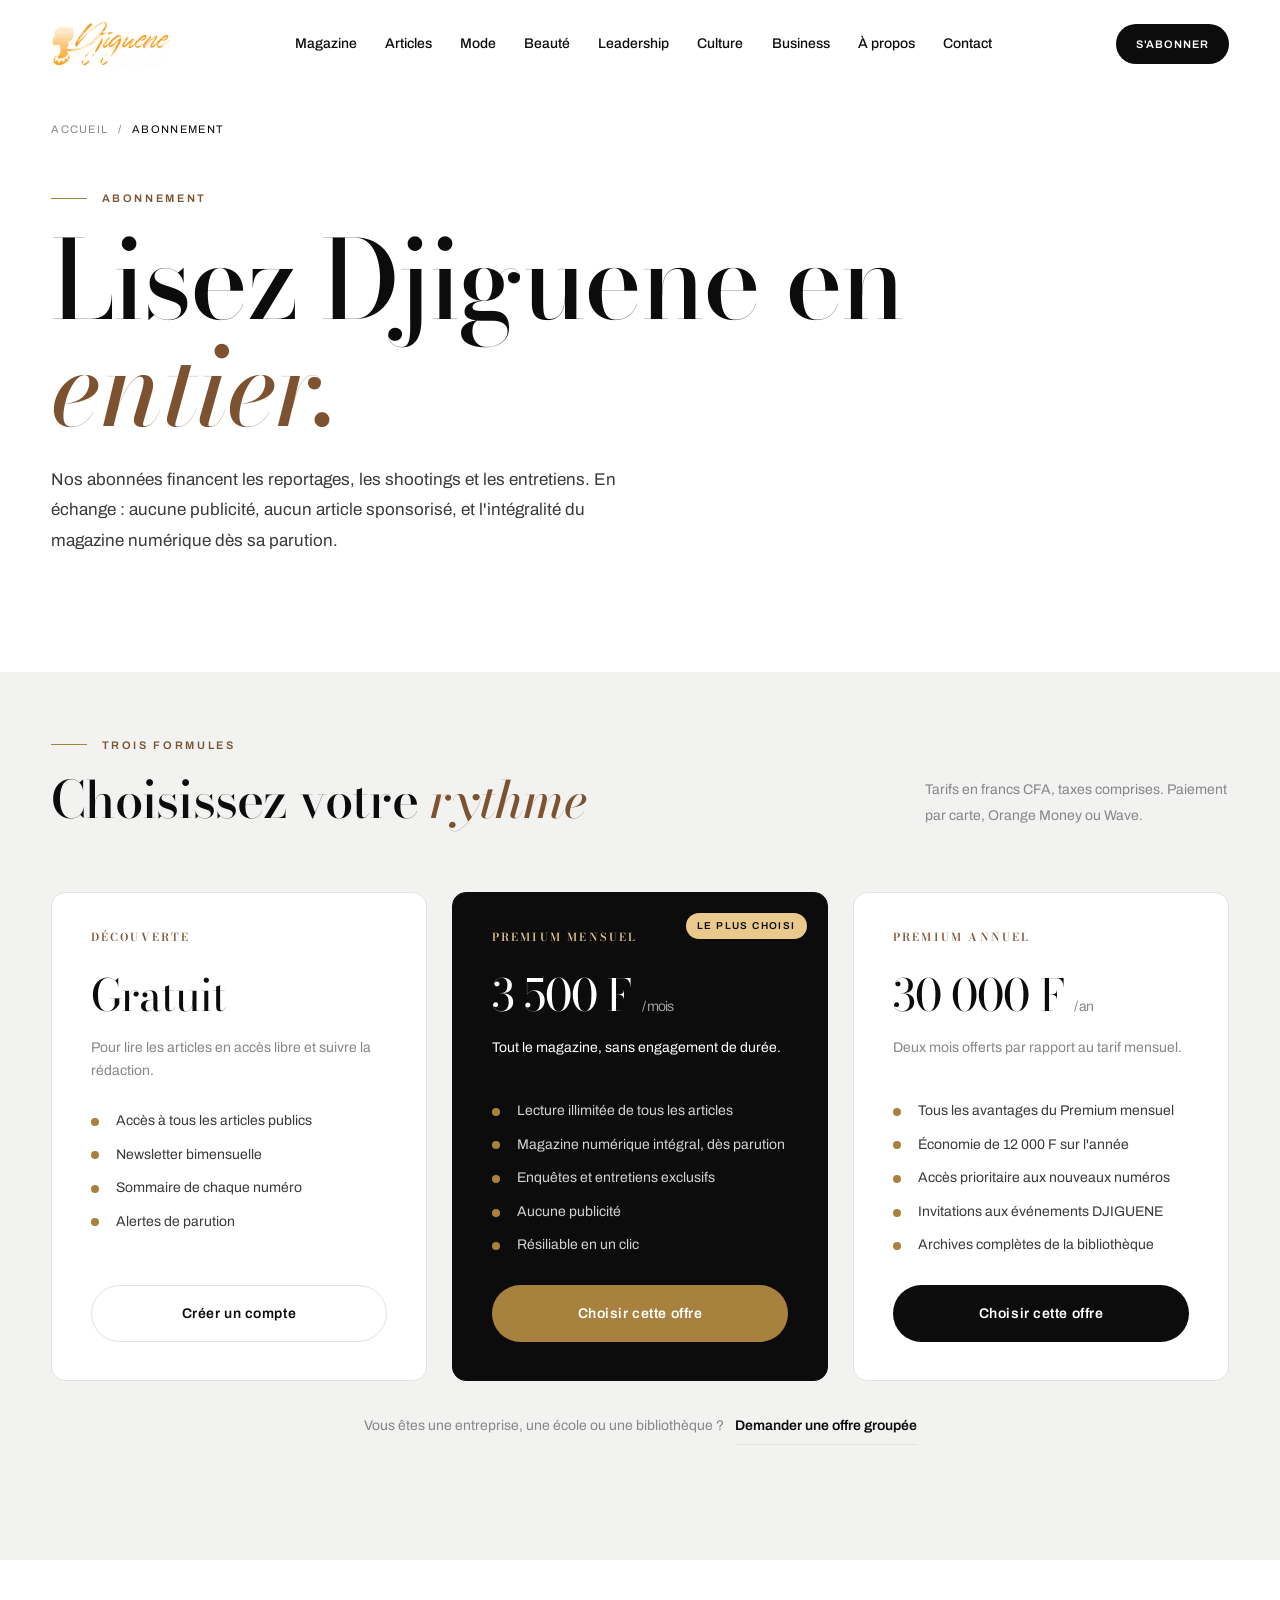
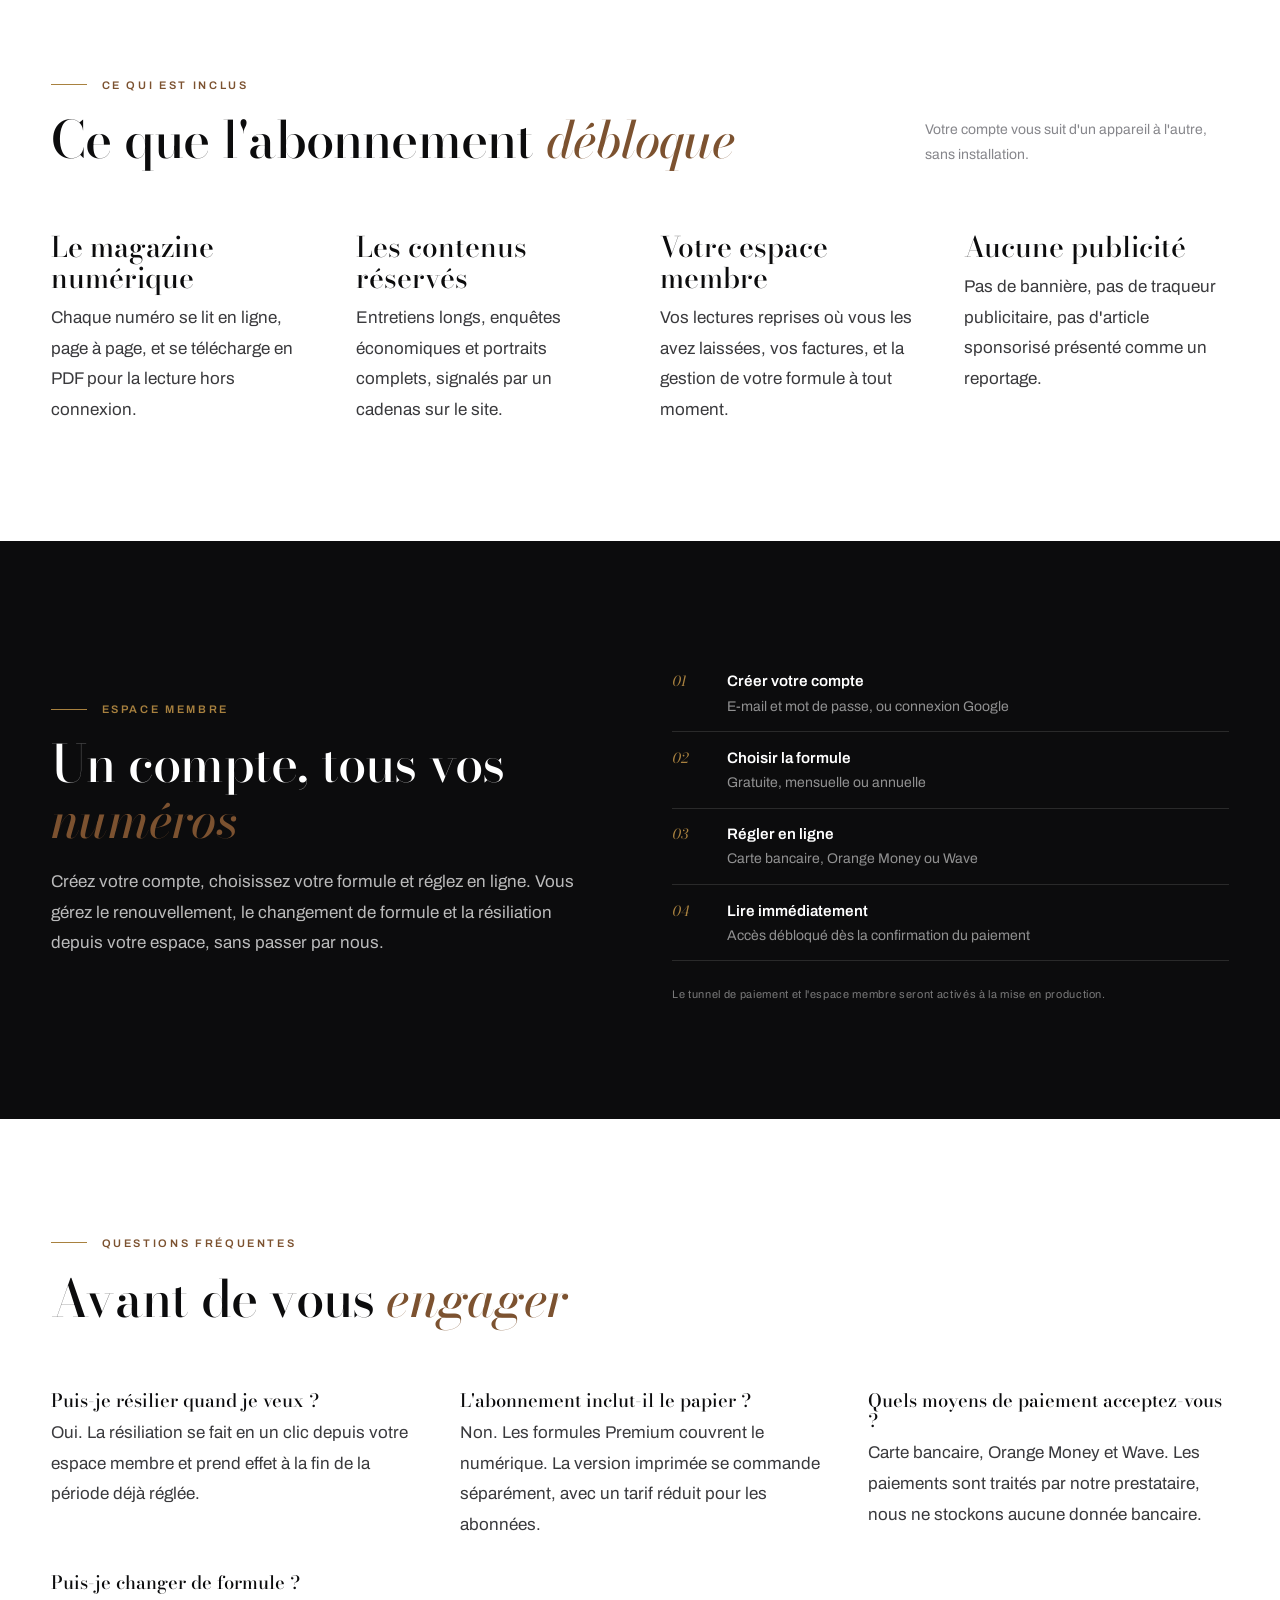
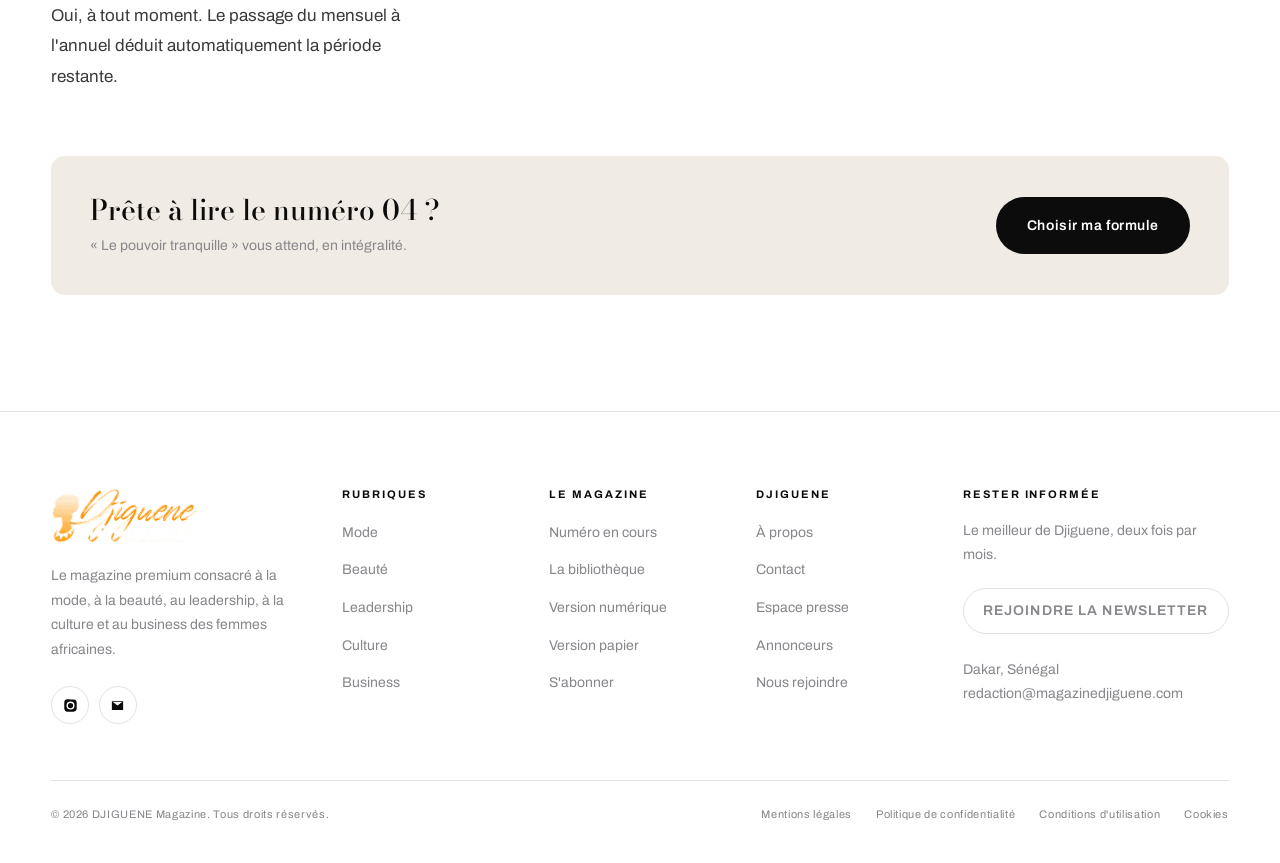
<file: abonnement.html>
<!DOCTYPE html>
<html lang="fr">
<head>
<meta charset="UTF-8">
<meta name="viewport" content="width=device-width, initial-scale=1">

<title>S'abonner à DJIGUENE Magazine — Formules et tarifs</title>
<meta name="description" content="Trois formules d'abonnement à DJIGUENE Magazine : gratuite, premium mensuelle et premium annuelle. Lecture illimitée, magazine numérique et contenus exclusifs, sans publicité.">
<link rel="canonical" href="https://www.magazinedjiguene.com/abonnement">

<meta property="og:type" content="website">
<meta property="og:site_name" content="DJIGUENE Magazine">
<meta property="og:locale" content="fr_FR">
<meta property="og:url" content="https://www.magazinedjiguene.com/abonnement">
<meta property="og:title" content="S'abonner à DJIGUENE Magazine">
<meta property="og:description" content="Lecture illimitée, magazine numérique et contenus exclusifs. Sans publicité, résiliable à tout moment.">
<meta property="og:image" content="https://www.magazinedjiguene.com/images/social-cover.jpg">
<meta name="twitter:card" content="summary_large_image">
<meta name="twitter:image" content="https://www.magazinedjiguene.com/images/social-cover.jpg">

<meta name="theme-color" content="#ffffff">
<link rel="icon" href="images/favicon.png">

<link rel="preconnect" href="https://fonts.googleapis.com">
<link rel="preconnect" href="https://fonts.gstatic.com" crossorigin>
<link href="https://fonts.googleapis.com/css2?family=Bodoni+Moda:ital,opsz,wght@0,6..96,400..600;1,6..96,400..600&family=Archivo:wght@400;500;600;700&display=swap" rel="stylesheet">
<link rel="stylesheet" href="assets/css/djiguene.css">

<script type="application/ld+json">
{
  "@context": "https://schema.org",
  "@graph": [
    {
      "@type": "BreadcrumbList",
      "itemListElement": [
        { "@type": "ListItem", "position": 1, "name": "Accueil", "item": "https://www.magazinedjiguene.com/" },
        { "@type": "ListItem", "position": 2, "name": "Abonnement", "item": "https://www.magazinedjiguene.com/abonnement" }
      ]
    },
    {
      "@type": "Product",
      "name": "Abonnement DJIGUENE Magazine",
      "description": "Accès illimité aux articles, au magazine numérique et aux entretiens exclusifs de DJIGUENE Magazine.",
      "brand": { "@type": "Brand", "name": "DJIGUENE Magazine" },
      "offers": [
        { "@type": "Offer", "name": "Découverte", "price": "0", "priceCurrency": "XOF", "availability": "https://schema.org/InStock" },
        { "@type": "Offer", "name": "Premium mensuel", "price": "3500", "priceCurrency": "XOF", "availability": "https://schema.org/InStock" },
        { "@type": "Offer", "name": "Premium annuel", "price": "30000", "priceCurrency": "XOF", "availability": "https://schema.org/InStock" }
      ]
    }
  ]
}
</script>
</head>

<body>
<a href="#contenu" class="skip-link">Aller au contenu principal</a>

<!-- ===================== EN-TÊTE ===================== -->
<header class="site-header">
  <div class="shell header-inner">
    <a href="index.html" class="brand" aria-label="DJIGUENE Magazine, retour à l'accueil">
      <img src="images/logo-badge.png" alt="DJIGUENE Magazine" width="654" height="251">
    </a>

    <nav class="nav" aria-label="Navigation principale">
      <a class="nav__link" href="index.html#magazine">Magazine</a>
      <a class="nav__link" href="index.html#articles">Articles</a>
      <a class="nav__link" href="index.html#articles">Mode</a>
      <a class="nav__link" href="index.html#articles">Beauté</a>
      <a class="nav__link" href="index.html#leadership">Leadership</a>
      <a class="nav__link" href="index.html#articles">Culture</a>
      <a class="nav__link" href="index.html#articles">Business</a>
      <a class="nav__link nav__link--optional" href="index.html#a-propos">À propos</a>
      <a class="nav__link nav__link--optional" href="index.html#contact">Contact</a>
    </nav>

    <div class="header-actions">
      <a class="btn btn--solid btn--small" href="#formules" aria-current="page">S'abonner</a>
      <button class="burger" type="button" aria-expanded="false" aria-controls="menu-mobile" aria-label="Ouvrir le menu">
        <span></span><span></span><span></span>
      </button>
    </div>
  </div>
  <div class="progress" aria-hidden="true"></div>
</header>

<div class="drawer" id="menu-mobile">
  <nav class="drawer__list" aria-label="Navigation mobile">
    <a href="index.html">Accueil</a>
    <a href="index.html#magazine">Magazine</a>
    <a href="index.html#articles">Articles</a>
    <a href="index.html#leadership">Leadership</a>
    <a href="index.html#a-propos">À propos</a>
    <a href="index.html#contact">Contact</a>
    <a href="#formules">S'abonner</a>
  </nav>
  <div class="drawer__foot">
    <p class="section-note">Sans publicité. Résiliable à tout moment.</p>
  </div>
</div>

<main id="contenu">

  <!-- ===================== FIL D'ARIANE ===================== -->
  <nav class="breadcrumb shell" aria-label="Fil d'Ariane">
    <ol>
      <li><a href="index.html">Accueil</a></li>
      <li aria-hidden="true">/</li>
      <li aria-current="page">Abonnement</li>
    </ol>
  </nav>

  <!-- ===================== INTRODUCTION ===================== -->
  <section class="section" style="padding-top:clamp(2rem,4vw,3.5rem)" aria-labelledby="t-intro">
    <div class="shell">
      <p class="folio reveal">Abonnement</p>
      <h1 class="section-title reveal" id="t-intro" style="font-size:var(--fs-hero);line-height:.98;margin-top:1.25rem;max-width:16ch">Lisez Djiguene en <em>entier.</em></h1>
      <p class="lede reveal d1" style="margin-top:1.5rem">Nos abonnées financent les reportages, les shootings et les entretiens. En échange : aucune publicité, aucun article sponsorisé, et l'intégralité du magazine numérique dès sa parution.</p>
    </div>
  </section>

  <!-- ===================== LES FORMULES ===================== -->
  <section class="section section--mist" id="formules" aria-labelledby="t-formules" style="padding-top:clamp(3rem,5vw,4rem)">
    <div class="shell">
      <div class="section__head reveal">
        <div>
          <p class="folio">Trois formules</p>
          <h2 class="section-title" id="t-formules">Choisissez votre <em>rythme</em></h2>
        </div>
        <p class="section-note">Tarifs en francs CFA, taxes comprises. Paiement par carte, Orange Money ou Wave.</p>
      </div>

      <div class="plans">

        <!-- Formule gratuite -->
        <article class="plan reveal">
          <h3 class="plan__name">Découverte</h3>
          <p class="plan__price">Gratuit</p>
          <p class="plan__note">Pour lire les articles en accès libre et suivre la rédaction.</p>
          <ul class="plan__list">
            <li>Accès à tous les articles publics</li>
            <li>Newsletter bimensuelle</li>
            <li>Sommaire de chaque numéro</li>
            <li>Alertes de parution</li>
          </ul>
          <a class="btn btn--outline" href="#compte" data-plan="gratuit">Créer un compte</a>
        </article>

        <!-- Formule mensuelle, mise en avant -->
        <article class="plan plan--featured reveal d1">
          <span class="plan__flag">Le plus choisi</span>
          <h3 class="plan__name">Premium mensuel</h3>
          <p class="plan__price">3 500 F <small>/ mois</small></p>
          <p class="plan__note">Tout le magazine, sans engagement de durée.</p>
          <ul class="plan__list">
            <li>Lecture illimitée de tous les articles</li>
            <li>Magazine numérique intégral, dès parution</li>
            <li>Enquêtes et entretiens exclusifs</li>
            <li>Aucune publicité</li>
            <li>Résiliable en un clic</li>
          </ul>
          <a class="btn btn--gold" href="#compte" data-plan="mensuel">Choisir cette offre</a>
        </article>

        <!-- Formule annuelle -->
        <article class="plan reveal d2">
          <h3 class="plan__name">Premium annuel</h3>
          <p class="plan__price">30 000 F <small>/ an</small></p>
          <p class="plan__note">Deux mois offerts par rapport au tarif mensuel.</p>
          <ul class="plan__list">
            <li>Tous les avantages du Premium mensuel</li>
            <li>Économie de 12 000 F sur l'année</li>
            <li>Accès prioritaire aux nouveaux numéros</li>
            <li>Invitations aux événements DJIGUENE</li>
            <li>Archives complètes de la bibliothèque</li>
          </ul>
          <a class="btn btn--solid" href="#compte" data-plan="annuel">Choisir cette offre</a>
        </article>

      </div>

      <p class="section-note reveal" style="margin-top:2rem;max-width:none;text-align:center">
        Vous êtes une entreprise, une école ou une bibliothèque ?
        <a class="link-arrow" href="index.html#contact" style="margin-left:.5rem">Demander une offre groupée</a>
      </p>
    </div>
  </section>

  <!-- ===================== CE QUE ÇA CHANGE ===================== -->
  <section class="section" aria-labelledby="t-inclus">
    <div class="shell">
      <div class="section__head reveal">
        <div>
          <p class="folio">Ce qui est inclus</p>
          <h2 class="section-title" id="t-inclus">Ce que l'abonnement <em>débloque</em></h2>
        </div>
        <p class="section-note">Votre compte vous suit d'un appareil à l'autre, sans installation.</p>
      </div>

      <div class="reveal" style="display:grid;grid-template-columns:repeat(auto-fit,minmax(15rem,1fr));gap:2.5rem">
        <div>
          <h3 style="font-size:var(--fs-h3);margin-bottom:.6rem">Le magazine numérique</h3>
          <p class="lede">Chaque numéro se lit en ligne, page à page, et se télécharge en PDF pour la lecture hors connexion.</p>
        </div>
        <div>
          <h3 style="font-size:var(--fs-h3);margin-bottom:.6rem">Les contenus réservés</h3>
          <p class="lede">Entretiens longs, enquêtes économiques et portraits complets, signalés par un cadenas sur le site.</p>
        </div>
        <div>
          <h3 style="font-size:var(--fs-h3);margin-bottom:.6rem">Votre espace membre</h3>
          <p class="lede">Vos lectures reprises où vous les avez laissées, vos factures, et la gestion de votre formule à tout moment.</p>
        </div>
        <div>
          <h3 style="font-size:var(--fs-h3);margin-bottom:.6rem">Aucune publicité</h3>
          <p class="lede">Pas de bannière, pas de traqueur publicitaire, pas d'article sponsorisé présenté comme un reportage.</p>
        </div>
      </div>
    </div>
  </section>

  <!-- ===================== COMPTE (à brancher) ===================== -->
  <section class="section section--ink" id="compte" aria-labelledby="t-compte">
    <div class="shell" style="display:grid;grid-template-columns:repeat(auto-fit,minmax(18rem,1fr));gap:clamp(2rem,5vw,4rem);align-items:center">
      <div class="reveal">
        <p class="folio">Espace membre</p>
        <h2 class="section-title" id="t-compte" style="margin-top:1rem">Un compte, tous vos <em>numéros</em></h2>
        <p class="lede" style="margin-top:1.25rem">Créez votre compte, choisissez votre formule et réglez en ligne. Vous gérez le renouvellement, le changement de formule et la résiliation depuis votre espace, sans passer par nous.</p>
      </div>
      <div class="reveal d1">
        <ol class="toc" style="margin-top:0">
          <li><span class="page">01</span><span><strong>Créer votre compte</strong><br><span>E-mail et mot de passe, ou connexion Google</span></span></li>
          <li><span class="page">02</span><span><strong>Choisir la formule</strong><br><span>Gratuite, mensuelle ou annuelle</span></span></li>
          <li><span class="page">03</span><span><strong>Régler en ligne</strong><br><span>Carte bancaire, Orange Money ou Wave</span></span></li>
          <li><span class="page">04</span><span><strong>Lire immédiatement</strong><br><span>Accès débloqué dès la confirmation du paiement</span></span></li>
        </ol>
        <p class="nl-note" style="margin-top:1.5rem">Le tunnel de paiement et l'espace membre seront activés à la mise en production.</p>
      </div>
    </div>
  </section>

  <!-- ===================== QUESTIONS FRÉQUENTES ===================== -->
  <section class="section" aria-labelledby="t-faq">
    <div class="shell">
      <div class="section__head reveal">
        <div>
          <p class="folio">Questions fréquentes</p>
          <h2 class="section-title" id="t-faq">Avant de vous <em>engager</em></h2>
        </div>
      </div>

      <div class="reveal" style="display:grid;grid-template-columns:repeat(auto-fit,minmax(18rem,1fr));gap:2rem 3rem">
        <div>
          <h3 style="font-size:1.15rem;margin-bottom:.5rem">Puis-je résilier quand je veux ?</h3>
          <p class="lede">Oui. La résiliation se fait en un clic depuis votre espace membre et prend effet à la fin de la période déjà réglée.</p>
        </div>
        <div>
          <h3 style="font-size:1.15rem;margin-bottom:.5rem">L'abonnement inclut-il le papier ?</h3>
          <p class="lede">Non. Les formules Premium couvrent le numérique. La version imprimée se commande séparément, avec un tarif réduit pour les abonnées.</p>
        </div>
        <div>
          <h3 style="font-size:1.15rem;margin-bottom:.5rem">Quels moyens de paiement acceptez-vous ?</h3>
          <p class="lede">Carte bancaire, Orange Money et Wave. Les paiements sont traités par notre prestataire, nous ne stockons aucune donnée bancaire.</p>
        </div>
        <div>
          <h3 style="font-size:1.15rem;margin-bottom:.5rem">Puis-je changer de formule ?</h3>
          <p class="lede">Oui, à tout moment. Le passage du mensuel à l'annuel déduit automatiquement la période restante.</p>
        </div>
      </div>

      <div class="subscribe-band reveal" style="margin-top:clamp(2.5rem,5vw,4rem)">
        <div>
          <h3>Prête à lire le numéro 04 ?</h3>
          <p>« Le pouvoir tranquille » vous attend, en intégralité.</p>
        </div>
        <a class="btn btn--solid" href="#formules">Choisir ma formule</a>
      </div>
    </div>
  </section>

</main>

<!-- ===================== PIED DE PAGE ===================== -->
<footer class="site-footer">
  <div class="shell">
    <div class="footer__grid">

      <div class="footer__brand">
        <img src="images/logo-badge.png" alt="DJIGUENE Magazine" width="654" height="251" loading="lazy" decoding="async">
        <p class="footer__desc">Le magazine premium consacré à la mode, à la beauté, au leadership, à la culture et au business des femmes africaines.</p>
        <div class="socials">
          <a href="https://www.instagram.com/magazinedjiguene" aria-label="DJIGUENE sur Instagram" rel="me noopener" target="_blank">
            <svg viewBox="0 0 24 24" aria-hidden="true"><path d="M12 2.2c3.2 0 3.6 0 4.9.07 3.3.15 4.8 1.7 5 5 .06 1.3.07 1.6.07 4.8s0 3.6-.07 4.9c-.15 3.3-1.7 4.8-5 5-1.3.06-1.6.07-4.9.07s-3.6 0-4.9-.07c-3.3-.15-4.8-1.7-5-5C2 15.6 2 15.3 2 12s0-3.6.07-4.9c.15-3.3 1.7-4.85 5-5C8.4 2.2 8.7 2.2 12 2.2zm0 3.4a6.4 6.4 0 100 12.8 6.4 6.4 0 000-12.8zm0 10.6a4.2 4.2 0 110-8.4 4.2 4.2 0 010 8.4zm6.6-10.85a1.5 1.5 0 11-3 0 1.5 1.5 0 013 0z"/></svg>
          </a>
          <a href="index.html#contact" aria-label="Écrire à la rédaction">
            <svg viewBox="0 0 24 24" aria-hidden="true"><path d="M3 5h18v14H3zm1.6 1.4L12 12l7.4-5.6"/></svg>
          </a>
        </div>
      </div>

      <div class="footer__col">
        <h3>Rubriques</h3>
        <ul>
          <li><a href="index.html#articles">Mode</a></li>
          <li><a href="index.html#articles">Beauté</a></li>
          <li><a href="index.html#leadership">Leadership</a></li>
          <li><a href="index.html#articles">Culture</a></li>
          <li><a href="index.html#articles">Business</a></li>
        </ul>
      </div>

      <div class="footer__col">
        <h3>Le magazine</h3>
        <ul>
          <li><a href="index.html#magazine">Numéro en cours</a></li>
          <li><a href="index.html#magazine">La bibliothèque</a></li>
          <li><a href="#formules">Version numérique</a></li>
          <li><a href="index.html#contact">Version papier</a></li>
          <li><a href="#formules">S'abonner</a></li>
        </ul>
      </div>

      <div class="footer__col">
        <h3>DJIGUENE</h3>
        <ul>
          <li><a href="index.html#a-propos">À propos</a></li>
          <li><a href="index.html#contact">Contact</a></li>
          <li><a href="index.html#contact">Espace presse</a></li>
          <li><a href="index.html#contact">Annonceurs</a></li>
          <li><a href="index.html#contact">Nous rejoindre</a></li>
        </ul>
      </div>

      <div class="footer__col">
        <h3>Rester informée</h3>
        <p class="footer__desc" style="margin-top:0">Le meilleur de Djiguene, deux fois par mois.</p>
        <p style="margin-top:1.25rem"><a class="btn btn--outline btn--small" href="index.html#newsletter">Rejoindre la newsletter</a></p>
        <p class="footer__desc" style="margin-top:1.5rem">Dakar, Sénégal<br>redaction@magazinedjiguene.com</p>
      </div>

    </div>

    <div class="footer__bottom">
      <span>© <span data-year>2026</span> DJIGUENE Magazine. Tous droits réservés.</span>
      <nav class="footer__legal" aria-label="Informations légales">
        <a href="index.html#contact">Mentions légales</a>
        <a href="index.html#contact">Politique de confidentialité</a>
        <a href="index.html#contact">Conditions d'utilisation</a>
        <a href="index.html#contact">Cookies</a>
      </nav>
    </div>
  </div>
</footer>

<script src="assets/js/djiguene.js" defer></script>
</body>
</html>
</file>
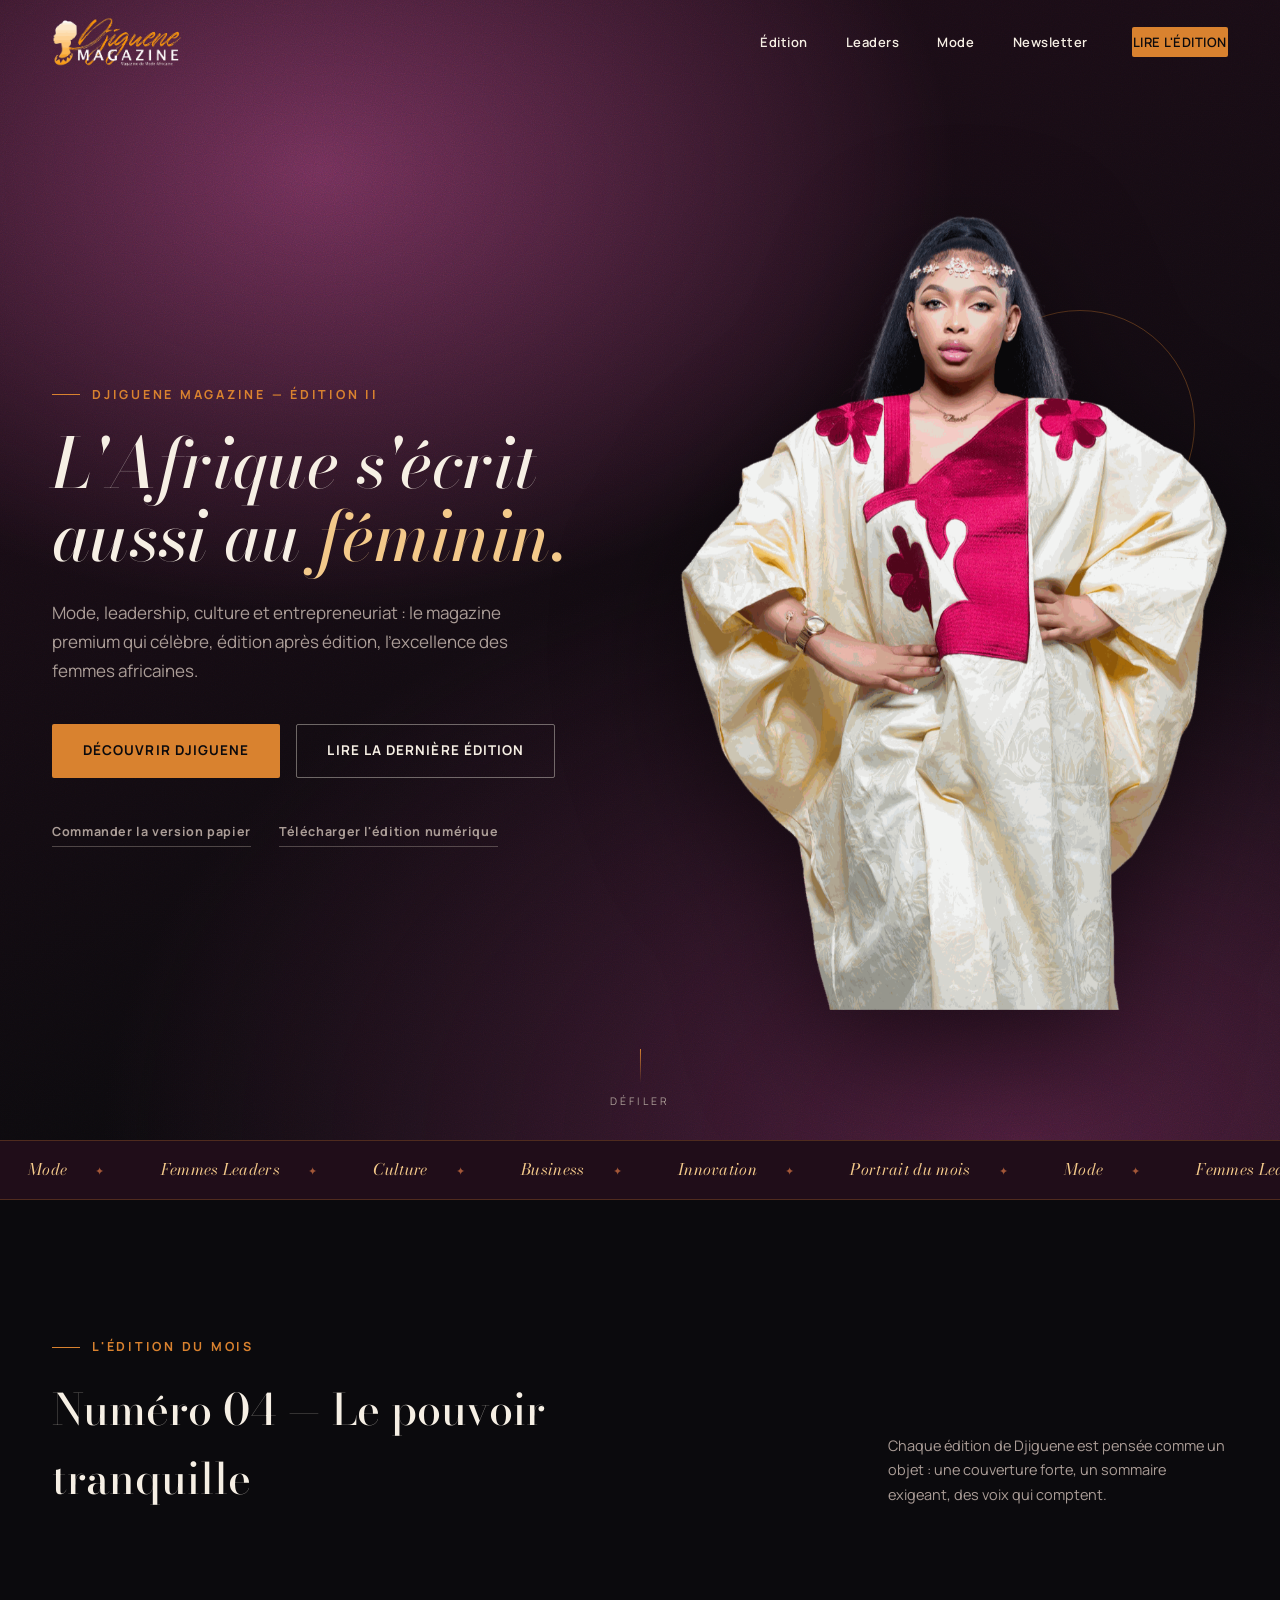
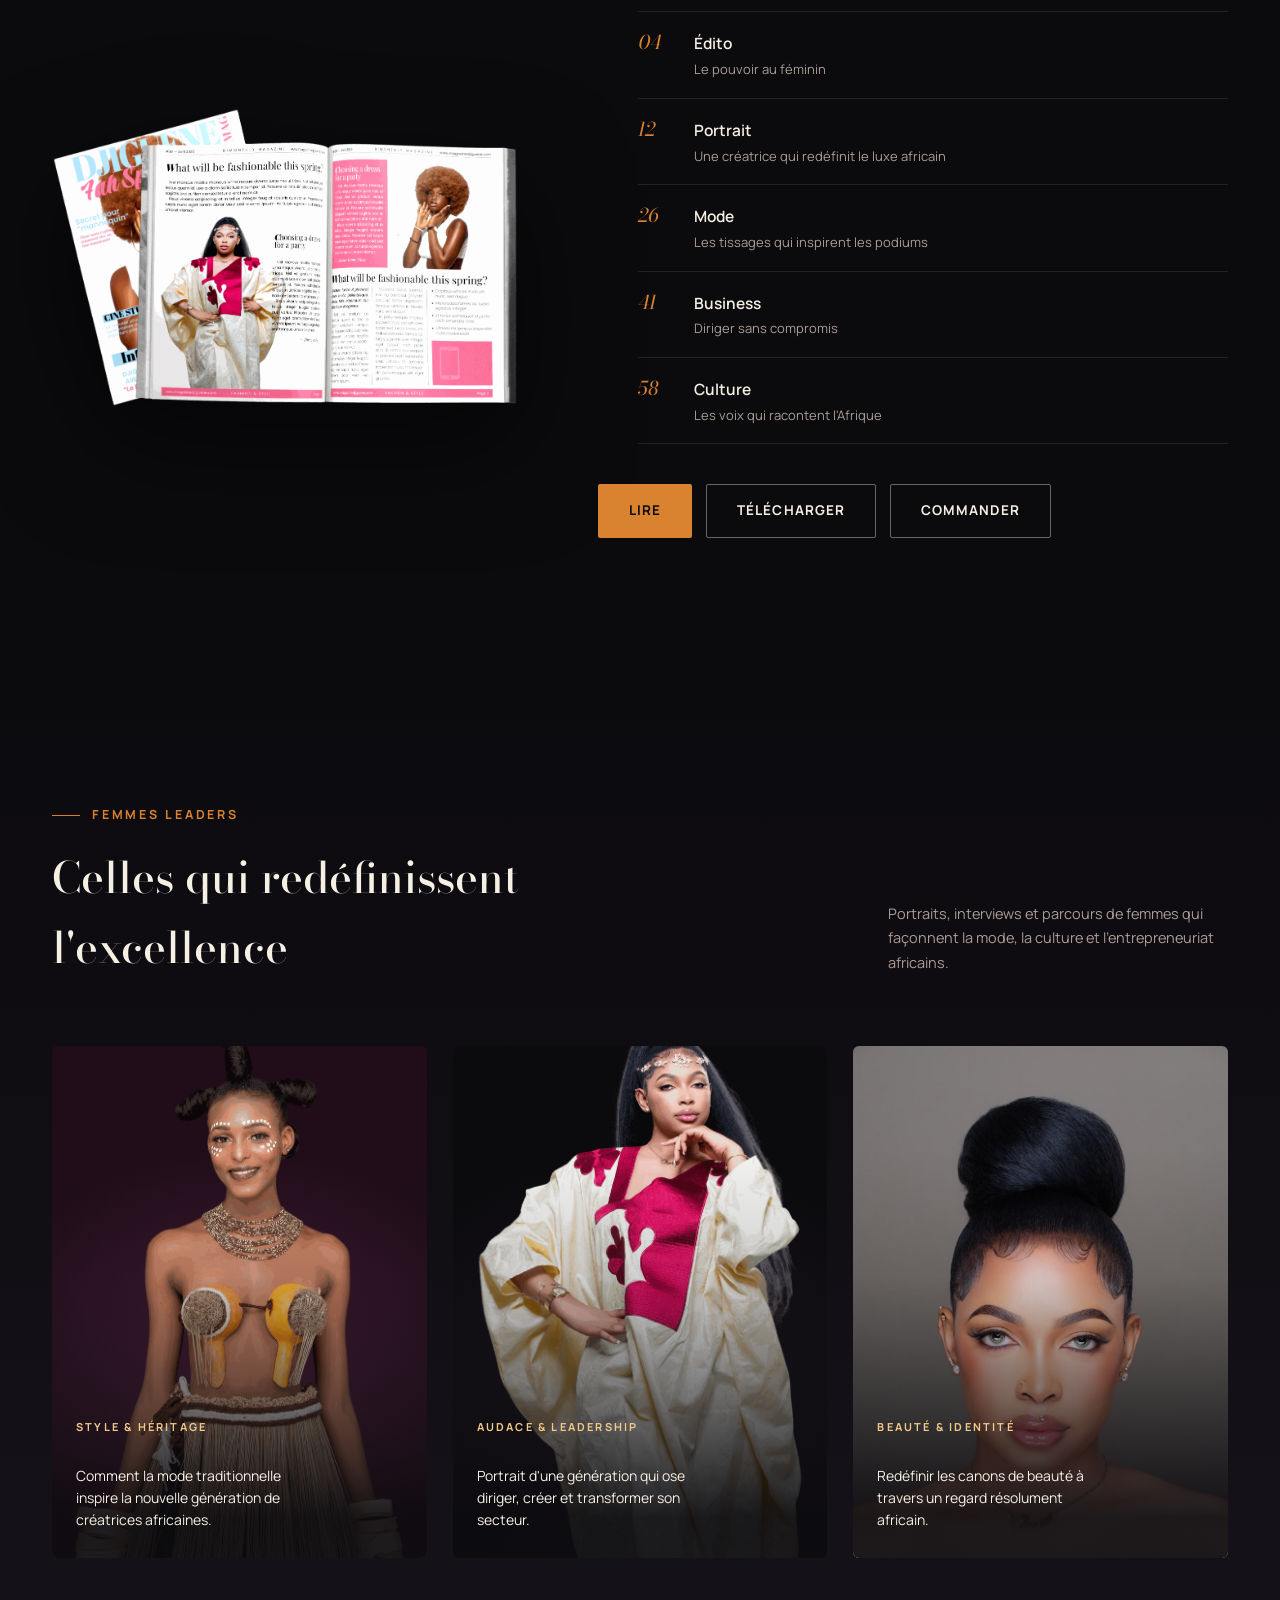
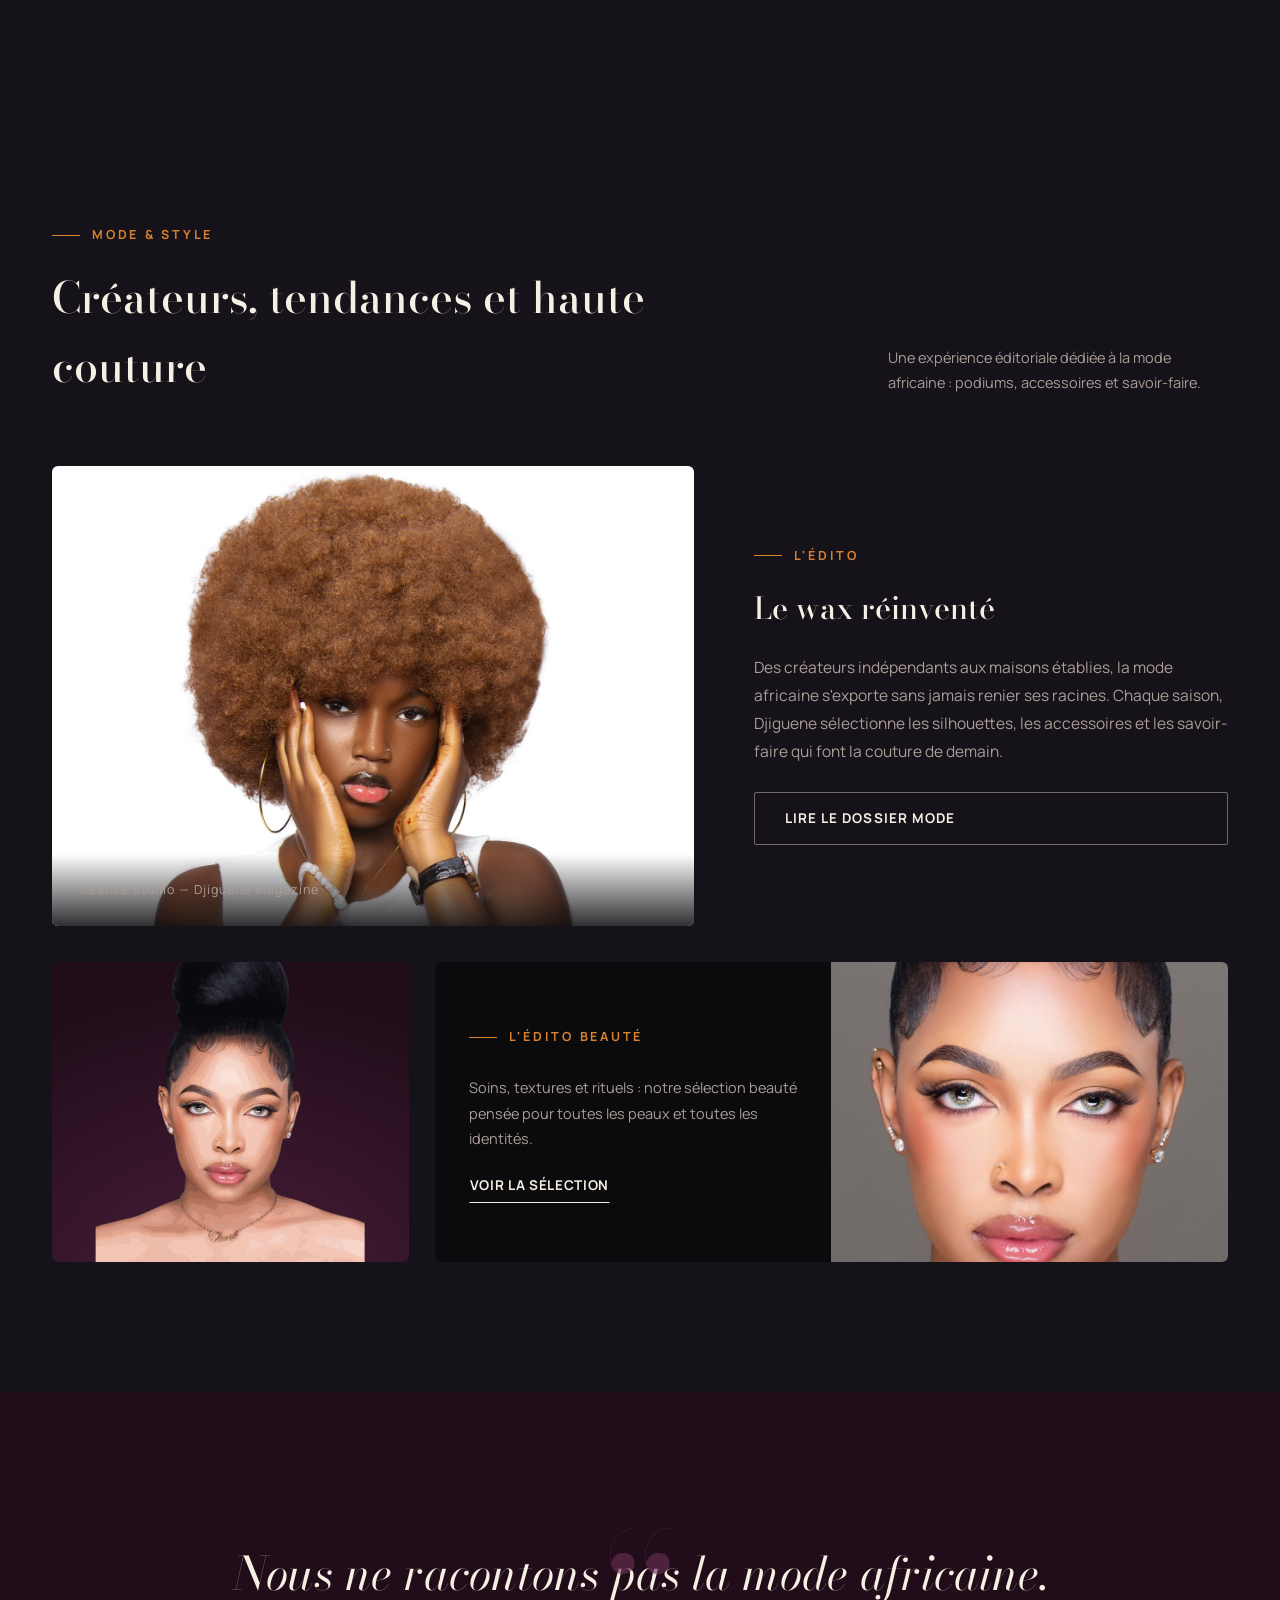
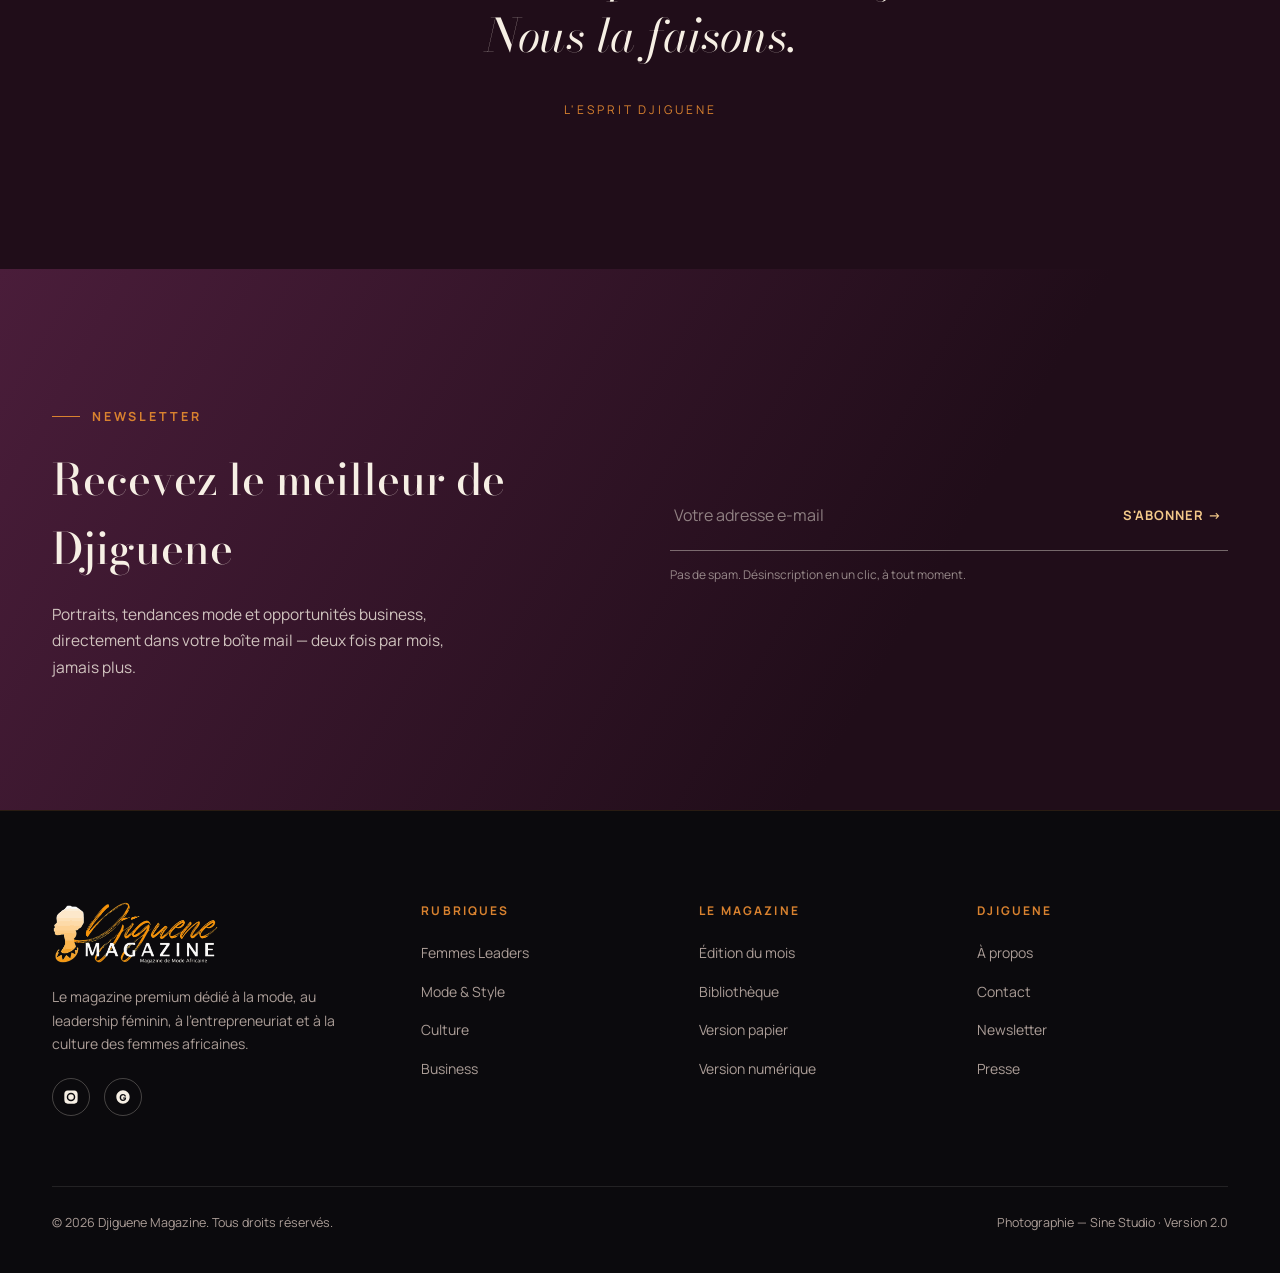
<file: index-v2-nuit.html>
<!DOCTYPE html>
<html lang="fr">
<head>
<meta charset="UTF-8">
<meta name="viewport" content="width=device-width, initial-scale=1.0">
<title>DJIGUENE Magazine — Le magazine de la femme africaine moderne</title>
<meta name="description" content="DJIGUENE Magazine célèbre le leadership, la mode, la culture et l'entrepreneuriat des femmes africaines. Découvrez l'édition du mois, nos portraits et notre bibliothèque.">
<meta property="og:title" content="DJIGUENE Magazine — L'Afrique s'écrit aussi au féminin">
<meta property="og:description" content="Mode, leadership, culture et entrepreneuriat : le magazine premium qui célèbre l'excellence des femmes africaines.">
<meta property="og:type" content="website">
<meta property="og:image" content="images/social-cover.jpg">
<meta name="twitter:card" content="summary_large_image">
<meta name="theme-color" content="#2a1220">
<link rel="icon" href="images/favicon.png">
<link rel="preconnect" href="https://fonts.googleapis.com">
<link rel="preconnect" href="https://fonts.gstatic.com" crossorigin>
<link href="https://fonts.googleapis.com/css2?family=Bodoni+Moda:ital,wght@0,400;0,500;0,600;1,400;1,500;1,600&family=Manrope:wght@400;500;600;700;800&display=swap" rel="stylesheet">

<style>
/* ============================================================
   DJIGUENE MAGAZINE — V2.0
   Design tokens dérivés du logo officiel et de la charte Instagram
   ============================================================ */
:root{
  --noir:        #0b0a0d;
  --noir-soft:   #16121a;
  --bordeaux:        #4a1d3a;
  --bordeaux-light:  #6e2f56;
  --bordeaux-deep:   #200d19;
  --or:          #d9822f;
  --or-clair:    #f3c98a;
  --or-deep:     #a35738;
  --ivoire:      #f6efe4;
  --blanc:       #ffffff;
  --gris:        #ab9d97;

  --font-display: 'Bodoni Moda', Georgia, serif;
  --font-body: 'Manrope', -apple-system, sans-serif;

  --header-h: 84px;
  --container: 1240px;
  --ease: cubic-bezier(.22,.68,.32,1);
}

*,*::before,*::after{ box-sizing:border-box; }
html{ scroll-behavior:smooth; }
body{
  margin:0;
  background:var(--noir);
  color:var(--ivoire);
  font-family:var(--font-body);
  font-size:16px;
  line-height:1.6;
  -webkit-font-smoothing:antialiased;
  overflow-x:hidden;
}
img{ max-width:100%; display:block; }
a{ color:inherit; text-decoration:none; }
ul{ list-style:none; margin:0; padding:0; }
h1,h2,h3,h4{ margin:0; font-family:var(--font-display); font-weight:500; }
p{ margin:0; }
button{ font-family:inherit; cursor:pointer; }

.container{ max-width:var(--container); margin:0 auto; padding:0 32px; }

:focus-visible{ outline:2px solid var(--or); outline-offset:3px; }

.skip-link{
  position:absolute; left:12px; top:-60px; z-index:1000;
  background:var(--or); color:var(--noir); padding:10px 18px;
  border-radius:4px; font-weight:700; transition:top .25s var(--ease);
}
.skip-link:focus{ top:12px; }

/* -------- eyebrow / labels -------- */
.eyebrow{
  display:inline-flex; align-items:center; gap:12px;
  font-size:12.5px; letter-spacing:.22em; text-transform:uppercase;
  font-weight:700; color:var(--or);
}
.eyebrow::before{ content:""; width:28px; height:1px; background:var(--or); display:inline-block; }

/* -------- buttons -------- */
.btn{
  display:inline-flex; align-items:center; gap:10px;
  padding:15px 30px; font-size:13.5px; font-weight:700;
  letter-spacing:.08em; text-transform:uppercase;
  border-radius:2px; border:1px solid transparent;
  transition:all .35s var(--ease); white-space:nowrap;
}
.btn-solid{ background:var(--or); color:var(--noir); }
.btn-solid:hover{ background:var(--or-clair); transform:translateY(-2px); }
.btn-ghost{ border-color:rgba(246,239,228,.4); color:var(--ivoire); }
.btn-ghost:hover{ border-color:var(--or); color:var(--or-clair); transform:translateY(-2px); }
.btn-line{ border-bottom:1px solid currentColor; padding:6px 0; border-radius:0; letter-spacing:.05em; }

/* ============ PRELOADER ============ */
#preloader{
  position:fixed; inset:0; z-index:9999;
  background:var(--noir);
  display:flex; align-items:center; justify-content:center;
  transition:opacity .7s var(--ease), visibility .7s var(--ease);
}
#preloader img{ width:min(230px,58vw); height:auto; animation:pulse 1.6s ease-in-out infinite; }
#preloader.hidden{ opacity:0; visibility:hidden; pointer-events:none; }
@keyframes pulse{ 0%,100%{ transform:scale(1); opacity:.7;} 50%{ transform:scale(1.08); opacity:1;} }

/* ============ HEADER ============ */
#site-header{
  position:fixed; top:0; left:0; right:0; z-index:500;
  height:var(--header-h);
  display:flex; align-items:center;
  transition:background .4s var(--ease), height .4s var(--ease), box-shadow .4s var(--ease);
}
#site-header.scrolled{
  height:68px;
  background:rgba(11,10,13,.82);
  backdrop-filter:blur(14px);
  box-shadow:0 1px 0 rgba(217,130,47,.18);
}
.header-inner{ width:100%; display:flex; align-items:center; justify-content:space-between; }
.brand{ display:flex; align-items:center; gap:12px; }
.brand img{ height:50px; width:auto; display:block; transition:height .4s var(--ease); }
#site-header.scrolled .brand img{ height:40px; }
.brand-word{ line-height:1.05; }
.brand-word .b1{ font-family:var(--font-display); font-style:italic; font-size:19px; color:var(--ivoire); }
.brand-word .b2{ font-size:9.5px; letter-spacing:.3em; color:var(--or); font-weight:700; }

.nav-links{ display:flex; align-items:center; gap:38px; }
.nav-links a{
  font-size:13px; font-weight:600; letter-spacing:.04em;
  position:relative; padding:4px 0;
}
.nav-links a::after{
  content:""; position:absolute; left:0; bottom:-2px; width:0; height:1px;
  background:var(--or); transition:width .35s var(--ease);
}
.nav-links a:hover::after{ width:100%; }
.nav-cta{ margin-left:6px; }

.burger{
  display:none; flex-direction:column; gap:5px; background:none; border:none; padding:8px; z-index:600;
}
.burger span{ width:24px; height:2px; background:var(--ivoire); transition:.3s var(--ease); }
.burger.open span:nth-child(1){ transform:translateY(7px) rotate(45deg); }
.burger.open span:nth-child(2){ opacity:0; }
.burger.open span:nth-child(3){ transform:translateY(-7px) rotate(-45deg); }

/* ============ HERO ============ */
#hero{
  position:relative; min-height:100svh; overflow:hidden;
  display:flex; align-items:center;
  background:
    radial-gradient(ellipse 90% 70% at 25% 15%, var(--bordeaux-light) 0%, transparent 55%),
    radial-gradient(ellipse 120% 90% at 80% 100%, var(--bordeaux) 0%, transparent 60%),
    linear-gradient(160deg, var(--bordeaux-deep) 0%, var(--noir) 78%);
}
.hero-grain{
  position:absolute; inset:0; opacity:.35; mix-blend-mode:overlay; pointer-events:none;
}
.hero-inner{
  position:relative; z-index:2; width:100%;
  display:grid; grid-template-columns:1.05fr .95fr; align-items:center; gap:20px;
  padding-top:var(--header-h);
}
.hero-copy{ max-width:560px; }
.hero-copy .eyebrow{ margin-bottom:22px; }
.hero-title{
  font-size:clamp(2.6rem, 5.4vw, 4.6rem);
  font-style:italic; line-height:1.06; color:var(--ivoire);
  margin-bottom:26px;
}
.hero-title .accent{ color:var(--or-clair); position:relative; white-space:nowrap; }
.hero-sub{
  font-size:17px; color:var(--gris); max-width:460px; margin-bottom:38px; line-height:1.7;
}
.hero-ctas{ display:flex; flex-wrap:wrap; gap:16px; margin-bottom:44px; }
.hero-links{ display:flex; gap:28px; flex-wrap:wrap; }
.hero-links a{ font-size:12.5px; font-weight:700; letter-spacing:.05em; color:var(--gris); border-bottom:1px solid rgba(171,157,151,.4); padding-bottom:4px; transition:.3s var(--ease); }
.hero-links a:hover{ color:var(--or-clair); border-color:var(--or-clair); }

.hero-figure-wrap{
  position:relative; height:100%; min-height:560px; display:flex; align-items:flex-end; justify-content:center;
}
.hero-figure-wrap img{
  height:112%; max-height:920px; width:auto; object-fit:contain; object-position:bottom;
  filter:drop-shadow(0 40px 60px rgba(0,0,0,.55));
  will-change:transform;
}
.hero-ring{
  position:absolute; right:6%; top:12%; width:230px; height:230px; border:1px solid rgba(217,130,47,.35); border-radius:50%;
}

.scroll-cue{
  position:absolute; left:50%; bottom:30px; transform:translateX(-50%);
  display:flex; flex-direction:column; align-items:center; gap:10px;
  font-size:10.5px; letter-spacing:.3em; color:var(--gris); z-index:3;
}
.scroll-cue .line{ width:1px; height:34px; background:linear-gradient(var(--or), transparent); animation:scrollcue 1.8s ease-in-out infinite; }
@keyframes scrollcue{ 0%{ transform:scaleY(0); transform-origin:top; } 50%{ transform:scaleY(1); transform-origin:top; } 51%{ transform-origin:bottom; } 100%{ transform:scaleY(0); transform-origin:bottom; } }

/* ============ MARQUEE ============ */
.marquee{
  background:var(--bordeaux-deep); border-top:1px solid rgba(217,130,47,.25); border-bottom:1px solid rgba(217,130,47,.25);
  overflow:hidden; white-space:nowrap; padding:16px 0;
}
.marquee-track{ display:inline-flex; animation:marquee 32s linear infinite; }
.marquee:hover .marquee-track{ animation-play-state:paused; }
.marquee span{
  font-family:var(--font-display); font-style:italic; font-size:16px; color:var(--or-clair);
  padding:0 28px; letter-spacing:.02em;
}
.marquee span::after{ content:"✦"; color:var(--or-deep); margin-left:28px; font-style:normal; font-size:11px; vertical-align:middle; }
@keyframes marquee{ from{ transform:translateX(0);} to{ transform:translateX(-50%);} }

/* ============ SECTION SHELL ============ */
section{ position:relative; padding:130px 0; }
.section-head{ display:flex; justify-content:space-between; align-items:flex-end; gap:40px; margin-bottom:64px; flex-wrap:wrap; }
.section-title{ font-size:clamp(1.9rem,3.4vw,2.7rem); color:var(--ivoire); margin-top:18px; max-width:640px; }
.section-note{ max-width:340px; color:var(--gris); font-size:14.5px; line-height:1.7; padding-bottom:6px; }

/* reveal-on-scroll */
.reveal{ opacity:0; transform:translateY(34px); transition:opacity .9s var(--ease), transform .9s var(--ease); }
.reveal.in-view{ opacity:1; transform:translateY(0); }
.reveal-delay-1{ transition-delay:.12s; }
.reveal-delay-2{ transition-delay:.24s; }
.reveal-delay-3{ transition-delay:.36s; }

/* ============ EDITION (magazine du mois) ============ */
#edition{ background:var(--noir); }
.edition-grid{ display:grid; grid-template-columns:.85fr 1.15fr; gap:80px; align-items:center; }
.mockup-stage{ perspective:1600px; }
.mockup-frame{
  position:relative;
  transform-style:preserve-3d; transition:transform .25s var(--ease);
}
.mockup-frame img{ width:100%; height:auto; filter:drop-shadow(0 40px 55px rgba(0,0,0,.6)); }
.sommaire{ margin:34px 0 40px; }
.sommaire li{
  display:flex; gap:22px; align-items:baseline; padding:16px 0;
  border-bottom:1px solid rgba(246,239,228,.1);
}
.sommaire li:first-child{ border-top:1px solid rgba(246,239,228,.1); }
.sommaire .num{ font-family:var(--font-display); font-style:italic; color:var(--or); font-size:19px; min-width:34px; }
.sommaire .txt strong{ display:block; font-size:15.5px; color:var(--ivoire); font-weight:600; }
.sommaire .txt span{ font-size:13px; color:var(--gris); }
.edition-ctas{ display:flex; gap:14px; flex-wrap:wrap; }

/* ============ LEADERS ============ */
#leaders{ background:linear-gradient(180deg, var(--noir) 0%, var(--noir-soft) 100%); }
.leaders-grid{ display:grid; grid-template-columns:repeat(3,1fr); gap:26px; }
.leader-card{
  position:relative; border-radius:6px; overflow:hidden; aspect-ratio:3/4.1;
  display:flex; flex-direction:column; justify-content:flex-end;
  transition:transform .5s var(--ease); isolation:isolate;
}
.leader-card:hover{ transform:translateY(-8px); }
.leader-card .bg-tint{ position:absolute; inset:0; z-index:0; }
.leader-card.tint-bordeaux .bg-tint{ background:radial-gradient(120% 100% at 50% 100%, var(--bordeaux-light), var(--bordeaux-deep) 80%); }
.leader-card.tint-noir .bg-tint{ background:radial-gradient(120% 100% at 50% 100%, #2a2230, var(--noir) 80%); }
.leader-card .cutout{ position:absolute; bottom:0; left:50%; transform:translateX(-50%); height:104%; width:auto; max-width:none; z-index:1; }
.leader-card .photo{ position:absolute; inset:0; z-index:0; width:100%; height:100%; object-fit:cover; transition:transform .6s var(--ease); }
.leader-card:hover .photo{ transform:scale(1.05); }
.leader-card .scrim{ position:absolute; inset:0; z-index:1; background:linear-gradient(0deg, rgba(11,10,13,.92) 8%, rgba(11,10,13,.15) 55%, transparent 80%); }
.leader-card .info{ position:relative; z-index:2; padding:26px 24px; }
.leader-card .cat{ font-size:11px; letter-spacing:.2em; text-transform:uppercase; color:var(--or-clair); font-weight:700; margin-bottom:10px; display:block; }
.leader-card .desc{ font-size:14px; color:var(--ivoire); line-height:1.6; max-width:240px; }
.leader-card .rule{ width:0; height:1px; background:var(--or); margin:14px 0; transition:width .5s var(--ease); }
.leader-card:hover .rule{ width:44px; }

/* ============ MODE ============ */
#mode{ background:var(--noir-soft); }
.mode-feature{ display:grid; grid-template-columns:1.15fr .85fr; gap:60px; align-items:stretch; margin-bottom:36px; }
.mode-photo{ position:relative; border-radius:6px; overflow:hidden; min-height:460px; }
.mode-photo img{ position:absolute; inset:0; width:100%; height:100%; object-fit:cover; object-position:top center; }
.mode-photo .caption{
  position:absolute; left:0; right:0; bottom:0; z-index:2; padding:26px 28px;
  background:linear-gradient(0deg, rgba(11,10,13,.85), transparent);
  font-size:12.5px; letter-spacing:.08em; color:var(--gris);
}
.mode-text{ display:flex; flex-direction:column; justify-content:center; }
.mode-text p{ color:var(--gris); font-size:15.5px; line-height:1.8; margin:22px 0 26px; }

.beauty-duo{ display:grid; grid-template-columns:.62fr 1.38fr; gap:26px; }
.beauty-card{ position:relative; border-radius:6px; overflow:hidden; background:radial-gradient(130% 120% at 50% 110%, var(--bordeaux) 0%, var(--bordeaux-deep) 85%); min-height:300px; }
.beauty-card img.cutout{ position:absolute; bottom:0; left:50%; transform:translateX(-50%); height:108%; width:auto; max-width:none; }
.beauty-side{ position:relative; border-radius:6px; overflow:hidden; background:var(--noir); display:grid; grid-template-columns:1fr 1fr; align-items:center; padding:0; }
.beauty-side .txt{ padding:34px; }
.beauty-side .txt .eyebrow{ margin-bottom:14px; }
.beauty-side .txt p{ color:var(--gris); font-size:14.5px; line-height:1.75; margin-top:14px; }
.beauty-side img{ height:100%; width:100%; object-fit:cover; }

/* ============ QUOTE ============ */
#quote{ background:var(--bordeaux-deep); text-align:center; padding:150px 0; overflow:hidden; }
#quote .mark{
  font-family:var(--font-display); font-size:180px; color:var(--bordeaux-light); line-height:0; position:relative; top:60px; opacity:.6;
}
#quote blockquote{
  font-family:var(--font-display); font-style:italic; font-size:clamp(1.7rem,3.6vw,3rem);
  max-width:900px; margin:0 auto; color:var(--ivoire); line-height:1.35;
}
#quote cite{ display:block; margin-top:34px; font-style:normal; font-size:12px; letter-spacing:.24em; text-transform:uppercase; color:var(--or); }

/* ============ NEWSLETTER ============ */
#newsletter{
  background:linear-gradient(120deg, var(--bordeaux) 0%, var(--bordeaux-deep) 70%);
  border-radius:0;
}
.nl-grid{ display:grid; grid-template-columns:1fr 1fr; gap:60px; align-items:center; }
.nl-copy p{ color:rgba(246,239,228,.8); font-size:15.5px; margin-top:18px; max-width:420px; line-height:1.7; }
.nl-form{ display:flex; gap:0; border-bottom:1px solid rgba(246,239,228,.4); padding-bottom:14px; }
.nl-form input{
  flex:1; background:transparent; border:none; color:var(--ivoire); font-size:16px; font-family:var(--font-body);
  padding:10px 4px;
}
.nl-form input::placeholder{ color:rgba(246,239,228,.5); }
.nl-form button{ background:none; border:none; color:var(--or-clair); font-weight:700; font-size:13px; letter-spacing:.08em; text-transform:uppercase; display:flex; align-items:center; gap:8px; }
.nl-form button:hover{ color:var(--blanc); }
.nl-note{ margin-top:14px; font-size:12px; color:rgba(246,239,228,.55); }
.nl-success{ display:none; color:var(--or-clair); font-size:14px; margin-top:14px; }
.nl-success.show{ display:block; }

/* ============ FOOTER ============ */
footer{ background:var(--noir); padding-top:90px; border-top:1px solid rgba(217,130,47,.15); }
.footer-grid{ display:grid; grid-template-columns:1.4fr 1fr 1fr 1.1fr; gap:50px; padding-bottom:70px; }
.footer-brand{ display:flex; align-items:center; gap:14px; margin-bottom:20px; }
.footer-brand img{ height:64px; width:auto; }
.footer-brand .b1{ font-family:var(--font-display); font-style:italic; font-size:21px; }
.footer-brand .b2{ font-size:10px; letter-spacing:.3em; color:var(--or); }
.footer-desc{ color:var(--gris); font-size:14px; max-width:290px; line-height:1.7; }
.footer-col h4{ font-family:var(--font-body); font-size:12px; letter-spacing:.18em; text-transform:uppercase; color:var(--or); margin-bottom:20px; font-weight:700; }
.footer-col li{ margin-bottom:13px; }
.footer-col a{ font-size:14px; color:var(--gris); transition:.3s var(--ease); }
.footer-col a:hover{ color:var(--or-clair); }
.social-row{ display:flex; gap:14px; margin-top:22px; }
.social-row a{
  width:38px; height:38px; border:1px solid rgba(246,239,228,.25); border-radius:50%;
  display:flex; align-items:center; justify-content:center; transition:.3s var(--ease);
}
.social-row a:hover{ border-color:var(--or); background:rgba(217,130,47,.1); }
.social-row svg{ width:16px; height:16px; fill:var(--ivoire); }
.footer-bottom{
  border-top:1px solid rgba(246,239,228,.1); padding:26px 0 40px;
  display:flex; justify-content:space-between; flex-wrap:wrap; gap:12px;
  font-size:12.5px; color:var(--gris);
}

/* ============ RESPONSIVE ============ */
@media (max-width:1080px){
  .edition-grid, .mode-feature, .nl-grid{ grid-template-columns:1fr; }
  .mode-feature{ gap:36px; }
  .beauty-duo{ grid-template-columns:1fr; }
  .footer-grid{ grid-template-columns:1fr 1fr; }
}
@media (max-width:860px){
  .hero-inner{ grid-template-columns:1fr; padding-top:calc(var(--header-h) + 30px); text-align:left; }
  .hero-figure-wrap{ order:-1; min-height:380px; margin-bottom:10px; }
  .hero-figure-wrap img{ height:auto; width:66%; max-width:320px; }
  .hero-ring{ display:none; }
  .nav-links{ position:fixed; inset:0; top:0; background:rgba(11,10,13,.98); backdrop-filter:blur(10px);
    flex-direction:column; justify-content:center; gap:30px; transform:translateY(-100%); transition:transform .5s var(--ease); }
  .nav-links.open{ transform:translateY(0); }
  .nav-links a{ font-size:20px; }
  .burger{ display:flex; }
  .leaders-grid{ grid-template-columns:1fr 1fr; }
  .beauty-side{ grid-template-columns:1fr; }
  .beauty-side img{ height:220px; }
  section{ padding:90px 0; }
  #quote{ padding:100px 0; }
}
@media (max-width:560px){
  .container{ padding:0 22px; }
  .leaders-grid{ grid-template-columns:1fr; }
  .footer-grid{ grid-template-columns:1fr; gap:40px; }
  .section-head{ margin-bottom:44px; }
  .hero-ctas{ flex-direction:column; align-items:flex-start; }
  #quote .mark{ font-size:110px; top:36px; }
}

@media (prefers-reduced-motion:reduce){
  *{ animation-duration:.001s !important; animation-iteration-count:1 !important; transition-duration:.001s !important; scroll-behavior:auto !important; }
}
</style>
</head>
<body>

<a href="#main" class="skip-link">Aller au contenu principal</a>

<!-- PRELOADER -->
<div id="preloader" aria-hidden="true">
  <img src="images/logo-badge.png" alt="" width="654" height="251">
</div>

<!-- HEADER -->
<header id="site-header">
  <div class="container header-inner">
    <a href="#hero" class="brand" aria-label="DJIGUENE Magazine — accueil">
      <img src="images/logo-badge.png" alt="DJIGUENE Magazine" width="654" height="251">
    </a>
    <nav aria-label="Navigation principale">
      <ul class="nav-links" id="navLinks">
        <li><a href="#edition" class="nav-link">Édition</a></li>
        <li><a href="#leaders" class="nav-link">Leaders</a></li>
        <li><a href="#mode" class="nav-link">Mode</a></li>
        <li><a href="#newsletter" class="nav-link">Newsletter</a></li>
        <li><a href="#edition" class="nav-link btn btn-solid nav-cta">Lire l'édition</a></li>
      </ul>
    </nav>
    <button class="burger" id="burger" aria-label="Ouvrir le menu" aria-expanded="false" aria-controls="navLinks">
      <span></span><span></span><span></span>
    </button>
  </div>
</header>

<main id="main">
  <!-- HERO -->
  <section id="hero">
    <svg class="hero-grain" width="100%" height="100%">
      <filter id="grain"><feTurbulence type="fractalNoise" baseFrequency="0.9" numOctaves="2" stitchTiles="stitch"/></filter>
      <rect width="100%" height="100%" filter="url(#grain)"/>
    </svg>

    <div class="container hero-inner">
      <div class="hero-copy">
        <span class="eyebrow">Djiguene Magazine — Édition II</span>
        <h1 class="hero-title">L'Afrique s'écrit<br>aussi au <span class="accent">féminin.</span></h1>
        <p class="hero-sub">Mode, leadership, culture et entrepreneuriat : le magazine premium qui célèbre, édition après édition, l'excellence des femmes africaines.</p>
        <div class="hero-ctas">
          <a href="#edition" class="btn btn-solid">Découvrir Djiguene</a>
          <a href="#edition" class="btn btn-ghost">Lire la dernière édition</a>
        </div>
        <div class="hero-links">
          <a href="#edition">Commander la version papier</a>
          <a href="#edition">Télécharger l'édition numérique</a>
        </div>
      </div>

      <div class="hero-figure-wrap reveal">
        <div class="hero-ring"></div>
        <img src="images/hero-figure.png" alt="Mannequin en grand boubou brodé crème et fuchsia, mains sur les hanches" id="heroFigure" width="787" height="1141" fetchpriority="high" decoding="async">
      </div>
    </div>

    <div class="scroll-cue"><span class="line"></span>DÉFILER</div>
  </section>

  <!-- MARQUEE -->
  <div class="marquee" aria-hidden="true">
    <div class="marquee-track">
      <span>Mode</span><span>Femmes Leaders</span><span>Culture</span><span>Business</span><span>Innovation</span><span>Portrait du mois</span>
      <span>Mode</span><span>Femmes Leaders</span><span>Culture</span><span>Business</span><span>Innovation</span><span>Portrait du mois</span>
    </div>
  </div>

  <!-- EDITION DU MOIS -->
  <section id="edition">
    <div class="container">
      <div class="section-head reveal">
        <div>
          <span class="eyebrow">L'édition du mois</span>
          <h2 class="section-title">Numéro 04 — Le pouvoir tranquille</h2>
        </div>
        <p class="section-note">Chaque édition de Djiguene est pensée comme un objet : une couverture forte, un sommaire exigeant, des voix qui comptent.</p>
      </div>

      <div class="edition-grid">
        <div class="mockup-stage reveal">
          <div class="mockup-frame" id="mockupFrame">
            <img src="images/magazine-mockup.png" alt="Maquette du magazine Djiguene imprimé, ouvert sur un article mode" width="1139" height="732" loading="lazy" decoding="async">
          </div>
        </div>

        <div class="reveal reveal-delay-1">
          <ol class="sommaire">
            <li><span class="num">04</span><span class="txt"><strong>Édito</strong><span>Le pouvoir au féminin</span></span></li>
            <li><span class="num">12</span><span class="txt"><strong>Portrait</strong><span>Une créatrice qui redéfinit le luxe africain</span></span></li>
            <li><span class="num">26</span><span class="txt"><strong>Mode</strong><span>Les tissages qui inspirent les podiums</span></span></li>
            <li><span class="num">41</span><span class="txt"><strong>Business</strong><span>Diriger sans compromis</span></span></li>
            <li><span class="num">58</span><span class="txt"><strong>Culture</strong><span>Les voix qui racontent l'Afrique</span></span></li>
          </ol>
          <div class="edition-ctas">
            <a href="#" class="btn btn-solid">Lire</a>
            <a href="#" class="btn btn-ghost">Télécharger</a>
            <a href="#" class="btn btn-ghost">Commander</a>
          </div>
        </div>
      </div>
    </div>
  </section>

  <!-- FEMMES LEADERS -->
  <section id="leaders">
    <div class="container">
      <div class="section-head reveal">
        <div>
          <span class="eyebrow">Femmes leaders</span>
          <h2 class="section-title">Celles qui redéfinissent l'excellence</h2>
        </div>
        <p class="section-note">Portraits, interviews et parcours de femmes qui façonnent la mode, la culture et l'entrepreneuriat africains.</p>
      </div>

      <div class="leaders-grid">
        <div class="leader-card tint-bordeaux reveal">
          <div class="bg-tint"></div>
          <img class="cutout" src="images/heritage-figure.png" alt="Mannequin en parure traditionnelle : bustier en calebasse, jupe en fibres végétales et collier de perles" width="683" height="1100" loading="lazy" decoding="async">
          <div class="scrim"></div>
          <div class="info">
            <span class="cat">Style &amp; Héritage</span>
            <div class="rule"></div>
            <p class="desc">Comment la mode traditionnelle inspire la nouvelle génération de créatrices africaines.</p>
          </div>
        </div>

        <div class="leader-card tint-noir reveal reveal-delay-1">
          <div class="bg-tint"></div>
          <img class="cutout" src="images/portrait-crossed.png" alt="Mannequin en grand boubou crème et fuchsia, main sous le menton, regard assuré" width="671" height="1100" loading="lazy" decoding="async">
          <div class="scrim"></div>
          <div class="info">
            <span class="cat">Audace &amp; Leadership</span>
            <div class="rule"></div>
            <p class="desc">Portrait d'une génération qui ose diriger, créer et transformer son secteur.</p>
          </div>
        </div>

        <div class="leader-card reveal reveal-delay-2">
          <img class="photo" src="images/portrait-bronze.jpg" alt="Portrait studio : chignon haut sculpté et maquillage lumineux" width="1125" height="1500" loading="lazy" decoding="async">
          <div class="scrim"></div>
          <div class="info">
            <span class="cat">Beauté &amp; Identité</span>
            <div class="rule"></div>
            <p class="desc">Redéfinir les canons de beauté à travers un regard résolument africain.</p>
          </div>
        </div>
      </div>
    </div>
  </section>

  <!-- MODE -->
  <section id="mode">
    <div class="container">
      <div class="section-head reveal">
        <div>
          <span class="eyebrow">Mode &amp; style</span>
          <h2 class="section-title">Créateurs, tendances et haute couture</h2>
        </div>
        <p class="section-note">Une expérience éditoriale dédiée à la mode africaine : podiums, accessoires et savoir-faire.</p>
      </div>

      <div class="mode-feature">
        <div class="mode-photo reveal">
          <img src="images/fashion-orange.jpg" alt="Mannequin coiffée d'un afro cuivré, mains encadrant le visage" width="1500" height="1071" loading="lazy" decoding="async">
          <div class="caption">Séance studio — Djiguene Magazine</div>
        </div>
        <div class="mode-text reveal reveal-delay-1">
          <span class="eyebrow">L'édito</span>
          <h3 class="section-title" style="font-size:1.9rem;">Le wax réinventé</h3>
          <p>Des créateurs indépendants aux maisons établies, la mode africaine s'exporte sans jamais renier ses racines. Chaque saison, Djiguene sélectionne les silhouettes, les accessoires et les savoir-faire qui font la couture de demain.</p>
          <a href="#" class="btn btn-ghost">Lire le dossier mode</a>
        </div>
      </div>

      <div class="beauty-duo reveal reveal-delay-2">
        <div class="beauty-card">
          <img class="cutout" src="images/beauty-closeup.png" alt="Gros plan beauté : chignon haut et maquillage soigné" width="788" height="950" loading="lazy" decoding="async">
        </div>
        <div class="beauty-side">
          <div class="txt">
            <span class="eyebrow">L'édito beauté</span>
            <p>Soins, textures et rituels : notre sélection beauté pensée pour toutes les peaux et toutes les identités.</p>
            <a href="#" class="btn btn-line" style="margin-top:16px;">Voir la sélection</a>
          </div>
          <img src="images/beauty-products.jpg" alt="Macro maquillage : sourcils dessinés, regard souligné et bouche glossy" width="1200" height="822" loading="lazy" decoding="async">
        </div>
      </div>
    </div>
  </section>

  <!-- QUOTE -->
  <section id="quote">
    <div class="container reveal">
      <div class="mark" aria-hidden="true">&ldquo;</div>
      <blockquote>Nous ne racontons pas la mode africaine.<br>Nous la faisons.</blockquote>
      <cite>L'esprit Djiguene</cite>
    </div>
  </section>

  <!-- NEWSLETTER -->
  <section id="newsletter">
    <div class="container nl-grid">
      <div class="nl-copy reveal">
        <span class="eyebrow">Newsletter</span>
        <h2 class="section-title" style="color:var(--ivoire);">Recevez le meilleur de Djiguene</h2>
        <p>Portraits, tendances mode et opportunités business, directement dans votre boîte mail — deux fois par mois, jamais plus.</p>
      </div>
      <div class="reveal reveal-delay-1">
        <form class="nl-form" id="nlForm">
          <input type="email" required placeholder="Votre adresse e-mail" aria-label="Adresse e-mail">
          <button type="submit">S'abonner →</button>
        </form>
        <p class="nl-note">Pas de spam. Désinscription en un clic, à tout moment.</p>
        <p class="nl-success" id="nlSuccess">Merci — votre inscription est confirmée.</p>
      </div>
    </div>
  </section>
</main>

<!-- FOOTER -->
<footer>
  <div class="container">
    <div class="footer-grid">
      <div>
        <div class="footer-brand">
          <img src="images/logo-badge.png" alt="Djiguene Magazine" width="654" height="251" loading="lazy" decoding="async">
        </div>
        <p class="footer-desc">Le magazine premium dédié à la mode, au leadership féminin, à l'entrepreneuriat et à la culture des femmes africaines.</p>
        <div class="social-row">
          <a href="#" aria-label="Djiguene sur Instagram"><svg viewBox="0 0 24 24"><path d="M12 2.2c3.2 0 3.6 0 4.9.07 3.3.15 4.8 1.7 5 5 .06 1.3.07 1.6.07 4.8s0 3.6-.07 4.9c-.15 3.3-1.7 4.8-5 5-1.3.06-1.6.07-4.9.07s-3.6 0-4.9-.07c-3.3-.15-4.8-1.7-5-5C2 15.6 2 15.3 2 12s0-3.6.07-4.9c.15-3.3 1.7-4.85 5-5C8.4 2.2 8.7 2.2 12 2.2zm0 3.4a6.4 6.4 0 1 0 0 12.8 6.4 6.4 0 0 0 0-12.8zm0 10.6a4.2 4.2 0 1 1 0-8.4 4.2 4.2 0 0 1 0 8.4zm6.6-10.85a1.5 1.5 0 1 1-3 0 1.5 1.5 0 0 1 3 0z"/></svg></a>
          <a href="#" aria-label="Djiguene sur Threads"><svg viewBox="0 0 24 24"><path d="M12 2C6.48 2 2 6.48 2 12s4.48 10 10 10 10-4.48 10-10S17.52 2 12 2zm3.6 14.6c-.9.9-2.1 1.4-3.6 1.4-3 0-5-1.9-5-5.3 0-3.2 1.9-5.3 4.9-5.3 2.6 0 4.3 1.5 4.6 3.9h-2.1c-.2-1.1-1-1.9-2.4-1.9-1.7 0-2.8 1.3-2.8 3.3 0 2.1 1.1 3.4 2.9 3.4 1.3 0 2.2-.6 2.5-1.7h-2.6v-1.7h4.7c.1 1.6-.3 3-1.1 3.9z"/></svg></a>
        </div>
      </div>

      <div class="footer-col">
        <h4>Rubriques</h4>
        <ul>
          <li><a href="#leaders">Femmes Leaders</a></li>
          <li><a href="#mode">Mode &amp; Style</a></li>
          <li><a href="#edition">Culture</a></li>
          <li><a href="#edition">Business</a></li>
        </ul>
      </div>

      <div class="footer-col">
        <h4>Le magazine</h4>
        <ul>
          <li><a href="#edition">Édition du mois</a></li>
          <li><a href="#edition">Bibliothèque</a></li>
          <li><a href="#edition">Version papier</a></li>
          <li><a href="#edition">Version numérique</a></li>
        </ul>
      </div>

      <div class="footer-col">
        <h4>Djiguene</h4>
        <ul>
          <li><a href="#">À propos</a></li>
          <li><a href="#">Contact</a></li>
          <li><a href="#newsletter">Newsletter</a></li>
          <li><a href="#">Presse</a></li>
        </ul>
      </div>
    </div>

    <div class="footer-bottom">
      <span>© 2026 Djiguene Magazine. Tous droits réservés.</span>
      <span>Photographie — Sine Studio · Version 2.0</span>
    </div>
  </div>
</footer>

<script>
(function(){
  var reduced = window.matchMedia('(prefers-reduced-motion: reduce)').matches;

  /* Preloader */
  window.addEventListener('load', function(){
    var pre = document.getElementById('preloader');
    setTimeout(function(){ pre.classList.add('hidden'); }, 500);
  });

  /* Header scroll state */
  var header = document.getElementById('site-header');
  function onScroll(){
    if (window.scrollY > 40) header.classList.add('scrolled');
    else header.classList.remove('scrolled');
  }
  document.addEventListener('scroll', onScroll, { passive:true });
  onScroll();

  /* Mobile nav */
  var burger = document.getElementById('burger');
  var navLinks = document.getElementById('navLinks');
  burger.addEventListener('click', function(){
    var open = navLinks.classList.toggle('open');
    burger.classList.toggle('open', open);
    burger.setAttribute('aria-expanded', open ? 'true' : 'false');
  });
  document.querySelectorAll('.nav-link').forEach(function(a){
    a.addEventListener('click', function(){
      navLinks.classList.remove('open');
      burger.classList.remove('open');
      burger.setAttribute('aria-expanded','false');
    });
  });

  /* Scroll reveal */
  var revealEls = document.querySelectorAll('.reveal');
  if ('IntersectionObserver' in window && !reduced){
    var io = new IntersectionObserver(function(entries){
      entries.forEach(function(entry){
        if (entry.isIntersecting){
          entry.target.classList.add('in-view');
          io.unobserve(entry.target);
        }
      });
    }, { threshold:.15 });
    revealEls.forEach(function(el){ io.observe(el); });
  } else {
    revealEls.forEach(function(el){ el.classList.add('in-view'); });
  }

  /* Hero figure parallax */
  var heroFigure = document.getElementById('heroFigure');
  if (heroFigure && !reduced){
    document.addEventListener('scroll', function(){
      var y = Math.min(window.scrollY, 600) * 0.08;
      heroFigure.style.transform = 'translateY(' + y + 'px)';
    }, { passive:true });
  }

  /* Magazine mockup tilt */
  var stage = document.querySelector('.mockup-stage');
  var frame = document.getElementById('mockupFrame');
  if (stage && frame && !reduced && window.matchMedia('(pointer:fine)').matches){
    stage.addEventListener('mousemove', function(e){
      var r = stage.getBoundingClientRect();
      var px = (e.clientX - r.left) / r.width - 0.5;
      var py = (e.clientY - r.top) / r.height - 0.5;
      frame.style.transform = 'rotateY(' + (px*10) + 'deg) rotateX(' + (-py*10) + 'deg)';
    });
    stage.addEventListener('mouseleave', function(){
      frame.style.transform = 'rotateY(0deg) rotateX(0deg)';
    });
  }

  /* Newsletter form (front-end demo) */
  var form = document.getElementById('nlForm');
  var success = document.getElementById('nlSuccess');
  form.addEventListener('submit', function(e){
    e.preventDefault();
    form.style.display = 'none';
    success.classList.add('show');
  });
})();
</script>
</body>
</html>
</file>
<file: assets/css/djiguene.css>
/* =============================================================
   DJIGUENE MAGAZINE — Système de design V2.1
   -------------------------------------------------------------
   Tout part des tokens ci-dessous : changer une valeur ici met à
   jour tout le site. Ces mêmes tokens se transposent tels quels
   dans un theme.extend Tailwind lors de la migration Next.js.
   ============================================================= */

:root{
  /* — Couleurs — */
  --paper:      #ffffff;   /* fond principal */
  --mist:       #f2f2f0;   /* gris très clair, sections alternées */
  --sand:       #f0ebe5;   /* neutre chaud, accents de bloc */
  --ink:        #0c0c0d;   /* noir profond, titres */
  --ink-soft:   #3a3a3d;   /* texte courant */
  --ash:        #86868b;   /* texte secondaire, légendes */
  --line:       #e3e2df;   /* filets */
  --or:         #a8813f;   /* or mat */
  --bronze:     #7c5230;   /* bronze discret */

  /* — Typographie — */
  --font-display: 'Bodoni Moda', 'Times New Roman', serif;
  --font-body:    'Archivo', -apple-system, BlinkMacSystemFont, 'Segoe UI', sans-serif;

  --fs-hero:    clamp(3rem, 8.5vw, 7.5rem);
  --fs-h2:      clamp(2rem, 4vw, 3.4rem);
  --fs-h3:      clamp(1.35rem, 2.2vw, 1.9rem);
  --fs-body:    1rem;
  --fs-small:   0.875rem;
  --fs-label:   0.6875rem;

  /* — Rythme — */
  --shell:      1320px;
  --gutter:     clamp(1.25rem, 4vw, 3.5rem);
  --section-y:  clamp(4.5rem, 9vw, 9rem);
  --header-h:   88px;

  /* — Formes & mouvement — */
  --radius:     14px;
  --radius-sm:  8px;
  --shadow-sm:  0 2px 10px rgba(12,12,13,.05);
  --shadow-md:  0 18px 40px -18px rgba(12,12,13,.22);
  --shadow-lg:  0 40px 90px -40px rgba(12,12,13,.38);
  --ease:       cubic-bezier(.22,.68,.32,1);
  --dur:        .5s;
}

/* ============================ BASE ============================ */
*,*::before,*::after{ box-sizing:border-box; }

html{ scroll-behavior:smooth; -webkit-text-size-adjust:100%; }

body{
  margin:0;
  background:var(--paper);
  color:var(--ink-soft);
  font-family:var(--font-body);
  font-size:var(--fs-body);
  line-height:1.65;
  -webkit-font-smoothing:antialiased;
  overflow-x:hidden;
}

img{ max-width:100%; height:auto; display:block; }
a{ color:inherit; text-decoration:none; }
ul,ol{ list-style:none; margin:0; padding:0; }
p{ margin:0; }
h1,h2,h3,h4{ margin:0; font-family:var(--font-display); font-weight:500; color:var(--ink); line-height:1.1; }
button{ font:inherit; cursor:pointer; }

:focus-visible{ outline:2px solid var(--bronze); outline-offset:3px; border-radius:2px; }

.shell{ width:100%; max-width:var(--shell); margin-inline:auto; padding-inline:var(--gutter); }

.skip-link{
  position:absolute; left:1rem; top:-4rem; z-index:2000;
  background:var(--ink); color:var(--paper);
  padding:.75rem 1.25rem; border-radius:var(--radius-sm);
  font-size:var(--fs-small); font-weight:600;
  transition:top .25s var(--ease);
}
.skip-link:focus{ top:1rem; }

.visually-hidden{
  position:absolute; width:1px; height:1px; margin:-1px; padding:0;
  overflow:hidden; clip:rect(0 0 0 0); white-space:nowrap; border:0;
}

/* ==================== TYPOGRAPHIE ÉDITORIALE ==================== */

/* Le folio : marqueur de page emprunté à l'imprimé. Il porte une
   information réelle (la page du numéro en cours), pas un simple
   numéro décoratif. */
.folio{
  display:flex; align-items:center; gap:.9rem;
  font-size:var(--fs-label); font-weight:600;
  letter-spacing:.24em; text-transform:uppercase;
  color:var(--bronze);
}
.folio::before{
  content:""; width:2.25rem; height:1px; background:var(--or); flex:none;
}
.folio--center{ justify-content:center; }

.section-title{ font-size:var(--fs-h2); letter-spacing:-.015em; max-width:22ch; }
.section-title em{ font-style:italic; color:var(--bronze); }
.section-note{ max-width:38ch; color:var(--ash); font-size:var(--fs-small); line-height:1.8; }

.lede{ font-size:1.0625rem; line-height:1.8; color:var(--ink-soft); max-width:60ch; }

/* ============================ BOUTONS ============================ */
.btn{
  display:inline-flex; align-items:center; justify-content:center; gap:.6rem;
  padding:1rem 1.9rem;
  font-size:var(--fs-small); font-weight:600; letter-spacing:.04em;
  border:1px solid transparent; border-radius:999px;
  transition:background var(--dur) var(--ease), color var(--dur) var(--ease),
             border-color var(--dur) var(--ease), transform var(--dur) var(--ease);
  white-space:nowrap;
}
.btn:hover{ transform:translateY(-2px); }
.btn--solid{ background:var(--ink); color:var(--paper); }
.btn--solid:hover{ background:var(--bronze); }
.btn--gold{ background:var(--or); color:var(--paper); }
.btn--gold:hover{ background:var(--bronze); }
.btn--outline{ border-color:var(--line); color:var(--ink); }
.btn--outline:hover{ border-color:var(--ink); background:var(--ink); color:var(--paper); }
.btn--small{ padding:.65rem 1.2rem; font-size:var(--fs-label); letter-spacing:.08em; text-transform:uppercase; }

.link-arrow{
  display:inline-flex; align-items:center; gap:.55rem;
  font-size:var(--fs-small); font-weight:600; color:var(--ink);
  padding-bottom:.35rem; border-bottom:1px solid var(--line);
  transition:border-color var(--dur) var(--ease), color var(--dur) var(--ease);
}
.link-arrow svg{ transition:transform var(--dur) var(--ease); }
.link-arrow:hover{ color:var(--bronze); border-color:var(--bronze); }
.link-arrow:hover svg{ transform:translateX(4px); }

/* ============================ EN-TÊTE ============================ */
.site-header{
  position:fixed; inset:0 0 auto 0; z-index:900;
  height:var(--header-h);
  display:flex; align-items:center;
  transition:height var(--dur) var(--ease), background var(--dur) var(--ease),
             box-shadow var(--dur) var(--ease);
}
/* Voile de verre très léger, uniquement une fois la page défilée. */
.site-header.is-stuck{
  height:70px;
  background:rgba(255,255,255,.82);
  -webkit-backdrop-filter:saturate(180%) blur(14px);
  backdrop-filter:saturate(180%) blur(14px);
  box-shadow:0 1px 0 var(--line), var(--shadow-sm);
}
.header-inner{ width:100%; display:flex; align-items:center; justify-content:space-between; gap:2rem; }

.brand{ display:flex; align-items:center; flex:none; }
.brand img{ height:46px; width:auto; transition:height var(--dur) var(--ease); }
.site-header.is-stuck .brand img{ height:38px; }

.nav{ display:flex; align-items:center; gap:clamp(1rem,2.2vw,2rem); }
.nav__link{
  position:relative; font-size:var(--fs-small); font-weight:500; color:var(--ink);
  padding:.35rem 0;
}
.nav__link::after{
  content:""; position:absolute; left:0; bottom:0; width:0; height:1px;
  background:var(--bronze); transition:width var(--dur) var(--ease);
}
.nav__link:hover::after,
.nav__link[aria-current="page"]::after{ width:100%; }
.nav__link[aria-current="page"]{ color:var(--bronze); }

/* Liens secondaires : retirés dès que la barre devient dense. */
@media (max-width:1220px){
  .nav__link--optional{ display:none; }
}

.header-actions{ display:flex; align-items:center; gap:.75rem; flex:none; }

.icon-btn{
  width:42px; height:42px; display:grid; place-items:center;
  background:none; border:1px solid var(--line); border-radius:999px;
  transition:border-color var(--dur) var(--ease), background var(--dur) var(--ease);
}
.icon-btn:hover{ border-color:var(--ink); }
.icon-btn svg{ width:17px; height:17px; stroke:var(--ink); fill:none; stroke-width:1.6; }

/* Fil de progression de lecture */
.progress{
  position:absolute; left:0; bottom:0; height:2px; width:100%;
  transform:scaleX(0); transform-origin:0 50%;
  background:linear-gradient(90deg, var(--or), var(--bronze));
  opacity:0; transition:opacity .3s var(--ease);
}
.site-header.is-stuck .progress{ opacity:1; }

/* Menu mobile plein écran */
.burger{
  display:none; width:42px; height:42px; padding:0;
  background:none; border:1px solid var(--line); border-radius:999px;
  place-items:center;
}
.burger span{
  display:block; width:16px; height:1.5px; background:var(--ink);
  transition:transform .35s var(--ease), opacity .2s var(--ease);
}
.burger span + span{ margin-top:4px; }
.burger[aria-expanded="true"] span:nth-child(1){ transform:translateY(5.5px) rotate(45deg); }
.burger[aria-expanded="true"] span:nth-child(2){ opacity:0; }
.burger[aria-expanded="true"] span:nth-child(3){ transform:translateY(-5.5px) rotate(-45deg); }

.drawer{
  position:fixed; inset:0; z-index:880;
  background:var(--paper);
  padding:calc(var(--header-h) + 2rem) var(--gutter) 2.5rem;
  display:flex; flex-direction:column; justify-content:space-between;
  transform:translateY(-100%); visibility:hidden;
  transition:transform .55s var(--ease), visibility .55s var(--ease);
  overflow-y:auto;
}
.drawer.is-open{ transform:translateY(0); visibility:visible; }
.drawer__list{ display:flex; flex-direction:column; gap:.15rem; }
.drawer__list a{
  font-family:var(--font-display); font-size:clamp(1.6rem,7vw,2.4rem);
  color:var(--ink); padding:.35rem 0; border-bottom:1px solid var(--line);
}
.drawer__list a:hover{ color:var(--bronze); }
.drawer__foot{ margin-top:2.5rem; display:flex; flex-direction:column; gap:1rem; }

/* ============================ HÉROS ============================ */
.hero{
  position:relative; min-height:100svh; display:flex; align-items:center;
  padding-top:var(--header-h); overflow:hidden;
  background:linear-gradient(180deg, var(--paper) 55%, var(--mist) 100%);
}
.hero__grid{
  display:grid; grid-template-columns:1.05fr .95fr;
  align-items:center; gap:clamp(1.5rem,4vw,4rem); width:100%;
}
.hero__copy{ position:relative; z-index:2; max-width:34rem; }
.hero__title{
  font-size:var(--fs-hero); line-height:.94; letter-spacing:-.03em;
  margin:1.75rem 0 1.5rem;
}
.hero__title em{ font-style:italic; color:var(--bronze); }
.hero__sub{ color:var(--ash); max-width:34ch; font-size:1.0625rem; line-height:1.75; }
.hero__ctas{ display:flex; flex-wrap:wrap; gap:.75rem; margin-top:2.25rem; }

.hero__figure{ position:relative; display:flex; justify-content:center; align-items:flex-end; align-self:stretch; }
.hero__figure img{
  position:relative; z-index:1;
  max-height:min(86svh, 820px); width:auto;
  filter:drop-shadow(0 50px 60px rgba(12,12,13,.18));
}
/* Disque sable : ancre la silhouette sans alourdir la page */
.hero__halo{
  position:absolute; z-index:0; inset:auto 0 8%; margin-inline:auto;
  width:min(30rem,80%); aspect-ratio:1; border-radius:50%;
  background:radial-gradient(circle at 50% 45%, var(--sand), rgba(240,235,229,0) 70%);
}
.hero__coverlines{
  position:absolute; right:0; top:22%; z-index:2;
  display:flex; flex-direction:column; gap:.55rem; text-align:right;
  font-size:var(--fs-label); letter-spacing:.18em; text-transform:uppercase; color:var(--ash);
}
.hero__coverlines strong{ color:var(--ink); font-weight:600; }

.scroll-hint{
  position:absolute; left:50%; bottom:1.75rem; transform:translateX(-50%);
  display:flex; flex-direction:column; align-items:center; gap:.6rem;
  font-size:var(--fs-label); letter-spacing:.26em; text-transform:uppercase; color:var(--ash);
}
.scroll-hint i{ width:1px; height:2.25rem; background:linear-gradient(var(--or), transparent); }

/* ======================== BANDEAU RUBRIQUES ======================== */
.ticker{
  border-block:1px solid var(--line);
  overflow:hidden; white-space:nowrap; padding:.9rem 0; background:var(--paper);
}
.ticker__track{ display:inline-flex; animation:ticker 42s linear infinite; will-change:transform; }
.ticker:hover .ticker__track{ animation-play-state:paused; }
.ticker span{
  font-family:var(--font-display); font-style:italic; font-size:1rem; color:var(--ink);
  padding-inline:1.6rem;
}
.ticker span::after{ content:"·"; color:var(--or); margin-left:1.6rem; font-style:normal; }
@keyframes ticker{ from{ transform:translateX(0); } to{ transform:translateX(-50%); } }

/* ============================ SECTIONS ============================ */
.section{ padding-block:var(--section-y); }
.section--mist{ background:var(--mist); }
.section--ink{ background:var(--ink); }
.section--ink .section-title,
.section--ink h3{ color:var(--paper); }
.section--ink .section-note{ color:rgba(255,255,255,.6); }

.section__head{
  display:flex; align-items:flex-end; justify-content:space-between;
  gap:2.5rem; flex-wrap:wrap; margin-bottom:clamp(2.5rem,5vw,4rem);
}
.section__head .section-title{ margin-top:1.1rem; }

/* ======================== ARTICLE À LA UNE ======================== */
.feature{
  display:grid; grid-template-columns:1.1fr .9fr; align-items:center;
  gap:clamp(1.75rem,4vw,4.5rem);
}
.feature__media{
  position:relative; border-radius:var(--radius); overflow:hidden;
  aspect-ratio:4/3; background:var(--mist); box-shadow:var(--shadow-md);
}
.feature__media img{ width:100%; height:100%; object-fit:cover; object-position:center 22%;
  transition:transform .9s var(--ease); }
.feature:hover .feature__media img{ transform:scale(1.03); }
.feature__tag{
  position:absolute; left:1.25rem; top:1.25rem; z-index:2;
  background:rgba(255,255,255,.9); -webkit-backdrop-filter:blur(8px); backdrop-filter:blur(8px);
  padding:.45rem 1rem; border-radius:999px;
  font-size:var(--fs-label); font-weight:600; letter-spacing:.16em; text-transform:uppercase; color:var(--ink);
}
.feature__title{ font-size:var(--fs-h2); letter-spacing:-.02em; margin:1.25rem 0 1rem; }
.feature__title a:hover{ color:var(--bronze); }
.feature__meta{
  display:flex; align-items:center; gap:.75rem; flex-wrap:wrap;
  font-size:var(--fs-label); letter-spacing:.14em; text-transform:uppercase; color:var(--ash);
  margin-top:1.5rem;
}
.feature__meta i{ width:3px; height:3px; border-radius:50%; background:var(--or); }

/* ==================== FILTRES & RECHERCHE ==================== */
.toolbar{
  display:flex; align-items:center; justify-content:space-between;
  gap:1.5rem; flex-wrap:wrap; margin-bottom:2.5rem;
  padding-bottom:1.25rem; border-bottom:1px solid var(--line);
}
.chips{ display:flex; gap:.5rem; flex-wrap:wrap; }
.chip{
  padding:.5rem 1.1rem; border-radius:999px;
  border:1px solid var(--line); background:transparent;
  font-size:var(--fs-small); color:var(--ink-soft);
  transition:all var(--dur) var(--ease);
}
.chip:hover{ border-color:var(--ink); color:var(--ink); }
.chip[aria-pressed="true"]{ background:var(--ink); border-color:var(--ink); color:var(--paper); }

.search{ position:relative; display:flex; align-items:center; min-width:15rem; }
.search svg{
  position:absolute; left:1rem; width:16px; height:16px;
  stroke:var(--ash); fill:none; stroke-width:1.6; pointer-events:none;
}
.search input{
  width:100%; padding:.7rem 1rem .7rem 2.6rem;
  border:1px solid var(--line); border-radius:999px; background:var(--paper);
  font-family:inherit; font-size:var(--fs-small); color:var(--ink);
  transition:border-color var(--dur) var(--ease);
}
.search input:focus{ border-color:var(--ink); outline-offset:2px; }
.search input::placeholder{ color:var(--ash); }

.empty-state{
  padding:3.5rem 0; text-align:center; color:var(--ash); font-size:var(--fs-small);
}
.empty-state[hidden]{ display:none; }

/* ======================== CARTES ARTICLES ======================== */
.cards{
  display:grid; grid-template-columns:repeat(auto-fill, minmax(17rem,1fr));
  gap:clamp(1.5rem,2.5vw,2.5rem);
}
.card{ display:flex; flex-direction:column; }
.card[hidden]{ display:none; }
.card__media{
  position:relative; overflow:hidden; border-radius:var(--radius);
  aspect-ratio:4/5; background:var(--mist); margin-bottom:1.15rem;
}
.card__media img{
  width:100%; height:100%; object-fit:cover;
  transition:transform .9s var(--ease);
}
.card:hover .card__media img{ transform:scale(1.045); }
.card__cat{
  display:inline-block; margin-bottom:.6rem;
  font-size:var(--fs-label); font-weight:600; letter-spacing:.16em;
  text-transform:uppercase; color:var(--bronze);
}
.card__title{ font-size:1.25rem; line-height:1.25; letter-spacing:-.01em; }
.card__title a{ background-image:linear-gradient(var(--bronze),var(--bronze));
  background-size:0 1px; background-position:0 100%; background-repeat:no-repeat;
  transition:background-size var(--dur) var(--ease); padding-bottom:2px; }
.card:hover .card__title a{ background-size:100% 1px; }
.card__excerpt{ margin-top:.6rem; font-size:var(--fs-small); color:var(--ash); line-height:1.7; }
.card__meta{
  margin-top:.9rem; font-size:var(--fs-label); letter-spacing:.12em;
  text-transform:uppercase; color:var(--ash);
}
/* Badge contenu réservé aux abonnés */
.card__lock{
  position:absolute; right:.85rem; top:.85rem; z-index:2;
  display:inline-flex; align-items:center; gap:.35rem;
  background:rgba(12,12,13,.72); color:#fff;
  -webkit-backdrop-filter:blur(6px); backdrop-filter:blur(6px);
  padding:.35rem .7rem; border-radius:999px;
  font-size:10px; font-weight:600; letter-spacing:.12em; text-transform:uppercase;
}
.card__lock svg{ width:11px; height:11px; stroke:currentColor; fill:none; stroke-width:2; }

/* ======================== MAGAZINE NUMÉRIQUE ======================== */
.issue-hero{
  display:grid; grid-template-columns:.9fr 1.1fr;
  gap:clamp(2rem,5vw,5rem); align-items:center;
  padding-bottom:clamp(3rem,6vw,5rem); margin-bottom:clamp(3rem,6vw,5rem);
  border-bottom:1px solid rgba(255,255,255,.12);
}
.issue-hero__media{ perspective:1400px; }
.issue-hero__media img{
  width:100%; filter:drop-shadow(0 45px 55px rgba(0,0,0,.55));
  transition:transform .3s var(--ease);
}
.issue-hero__actions{ display:flex; flex-wrap:wrap; gap:.75rem; margin-top:2rem; }
.section--ink .btn--outline{ border-color:rgba(255,255,255,.28); color:var(--paper); }
.section--ink .btn--outline:hover{ background:var(--paper); color:var(--ink); border-color:var(--paper); }
.section--ink .lede{ color:rgba(255,255,255,.72); }
.section--ink .folio{ color:var(--or); }

.toc{ margin:2rem 0 0; }
.toc li{
  display:flex; gap:1.25rem; align-items:baseline;
  padding:.85rem 0; border-bottom:1px solid rgba(255,255,255,.12);
}
.toc .page{ font-family:var(--font-display); font-style:italic; color:var(--or); min-width:2.2rem; }
.toc strong{ color:var(--paper); font-weight:600; font-size:.95rem; }
.toc span{ color:rgba(255,255,255,.55); font-size:var(--fs-small); }

.issues{ display:grid; grid-template-columns:repeat(auto-fill,minmax(15rem,1fr)); gap:clamp(1.5rem,2.5vw,2.25rem); }
.issue__cover{
  position:relative; border-radius:var(--radius-sm); overflow:hidden;
  aspect-ratio:3/4; background:var(--mist); margin-bottom:1rem;
  box-shadow:var(--shadow-md);
}
.issue__cover img{ width:100%; height:100%; object-fit:cover; transition:transform .8s var(--ease); }
.issue:hover .issue__cover img{ transform:scale(1.04); }
/* Habillage de couverture composé en CSS : pas d'image figée à refaire
   à chaque numéro, seul le texte change. */
.issue__coverlines{
  position:absolute; inset:0; z-index:2; padding:1rem;
  display:flex; flex-direction:column; justify-content:space-between;
  font-size:10px; letter-spacing:.14em; text-transform:uppercase; color:var(--ink);
}
.issue__coverlines .top{ display:flex; justify-content:space-between; }
.issue__coverlines .name{ font-family:var(--font-display); font-style:italic;
  font-size:1.4rem; letter-spacing:0; text-transform:none; color:var(--ink); }
.issue__num{ font-size:var(--fs-label); letter-spacing:.18em; text-transform:uppercase; color:var(--bronze); font-weight:600; }
.issue__title{ font-size:1.15rem; margin:.4rem 0 .5rem; }
.issue__desc{ font-size:var(--fs-small); color:var(--ash); line-height:1.65; }
.issue__actions{ display:flex; flex-wrap:wrap; gap:.5rem; margin-top:1rem; }

/* ======================== LEADERSHIP ======================== */
.leaders{ display:grid; grid-template-columns:repeat(auto-fill,minmax(16rem,1fr)); gap:clamp(1.25rem,2vw,2rem); }
.leader{
  position:relative; border-radius:var(--radius); overflow:hidden;
  aspect-ratio:3/4; background:var(--mist); display:flex; align-items:flex-end;
  transition:transform var(--dur) var(--ease), box-shadow var(--dur) var(--ease);
}
.leader:hover{ transform:translateY(-6px); box-shadow:var(--shadow-lg); }
.leader img{ position:absolute; inset:0; width:100%; height:100%; object-fit:cover;
  transition:transform .9s var(--ease); }
.leader:hover img{ transform:scale(1.05); }
.leader__veil{
  position:absolute; inset:0;
  background:linear-gradient(0deg, rgba(12,12,13,.82) 4%, rgba(12,12,13,.12) 48%, transparent 72%);
}
.leader__body{ position:relative; z-index:2; padding:1.5rem; color:#fff; }
.leader__cat{ font-size:var(--fs-label); font-weight:600; letter-spacing:.18em;
  text-transform:uppercase; color:#e9c98c; }
.leader__name{ font-size:1.3rem; color:#fff; margin:.5rem 0 .4rem; }
.leader__line{ font-size:var(--fs-small); color:rgba(255,255,255,.78); line-height:1.6; }

/* ======================== CITATION ======================== */
.quote{ text-align:center; }
.quote blockquote{
  font-family:var(--font-display); font-style:italic;
  font-size:clamp(1.6rem,4vw,3rem); line-height:1.25; color:var(--ink);
  max-width:22ch; margin-inline:auto; letter-spacing:-.02em;
}
.quote cite{
  display:block; margin-top:2rem; font-style:normal;
  font-size:var(--fs-label); letter-spacing:.24em; text-transform:uppercase; color:var(--bronze);
}

/* ======================== ABONNEMENT ======================== */
.plans{ display:grid; grid-template-columns:repeat(auto-fit,minmax(17rem,1fr)); gap:clamp(1.25rem,2vw,1.75rem); align-items:stretch; }
.plan{
  display:flex; flex-direction:column;
  padding:clamp(1.75rem,3vw,2.5rem);
  border:1px solid var(--line); border-radius:var(--radius);
  background:var(--paper);
  transition:transform var(--dur) var(--ease), box-shadow var(--dur) var(--ease), border-color var(--dur) var(--ease);
}
.plan:hover{ transform:translateY(-5px); box-shadow:var(--shadow-md); border-color:var(--ink); }
.plan--featured{ background:var(--ink); border-color:var(--ink); position:relative; }
.plan--featured .plan__name,
.plan--featured .plan__price,
.plan__list li{ color:inherit; }
.plan--featured .plan__name{ color:#e9c98c; }
.plan--featured .plan__price,
.plan--featured .plan__note{ color:var(--paper); }
.plan--featured .plan__list li{ color:rgba(255,255,255,.82); }
.plan--featured .plan__list li::before{ background:var(--or); }
.plan__flag{
  position:absolute; right:1.25rem; top:1.25rem;
  font-size:10px; font-weight:600; letter-spacing:.14em; text-transform:uppercase;
  color:var(--ink); background:#e9c98c; padding:.3rem .7rem; border-radius:999px;
}
.plan__name{ font-size:var(--fs-label); font-weight:600; letter-spacing:.2em;
  text-transform:uppercase; color:var(--bronze); }
.plan__price{
  font-family:var(--font-display); font-size:2.75rem; color:var(--ink);
  margin:1rem 0 .25rem; letter-spacing:-.02em;
}
.plan__price small{ font-family:var(--font-body); font-size:var(--fs-small); color:var(--ash); font-weight:400; }
.plan--featured .plan__price small{ color:rgba(255,255,255,.6); }
.plan__note{ font-size:var(--fs-small); color:var(--ash); min-height:2.6em; }
.plan__list{ margin:1.75rem 0; display:flex; flex-direction:column; gap:.7rem; flex:1; }
.plan__list li{ position:relative; padding-left:1.6rem; font-size:var(--fs-small); color:var(--ink-soft); line-height:1.6; }
.plan__list li::before{
  content:""; position:absolute; left:0; top:.55em;
  width:8px; height:8px; border-radius:50%; background:var(--or);
}
.plan .btn{ width:100%; }
.plan--featured .btn--outline{ border-color:rgba(255,255,255,.3); color:var(--paper); }
.plan--featured .btn--outline:hover{ background:var(--paper); color:var(--ink); }

/* Bandeau d'abonnement intercalé dans la lecture */
.subscribe-band{
  display:flex; align-items:center; justify-content:space-between;
  gap:2rem; flex-wrap:wrap;
  padding:clamp(1.75rem,3vw,2.75rem);
  border-radius:var(--radius); background:var(--sand);
}
.subscribe-band h3{ font-size:var(--fs-h3); max-width:24ch; }
.subscribe-band p{ font-size:var(--fs-small); color:var(--ash); margin-top:.5rem; max-width:44ch; }

/* ======================== NEWSLETTER ======================== */
.newsletter{ background:var(--ink); color:var(--paper); }
.newsletter .section-title{ color:var(--paper); }
.newsletter__grid{ display:grid; grid-template-columns:1fr 1fr; gap:clamp(2rem,5vw,4.5rem); align-items:center; }
.newsletter p{ color:rgba(255,255,255,.65); margin-top:1.25rem; max-width:42ch; }
.nl-form{ display:flex; gap:.6rem; flex-wrap:wrap; }
.nl-form label{ flex:1 1 15rem; }
.nl-form input{
  width:100%; padding:1rem 1.25rem;
  background:rgba(255,255,255,.06); color:var(--paper);
  border:1px solid rgba(255,255,255,.2); border-radius:999px;
  font-family:inherit; font-size:var(--fs-small);
  transition:border-color var(--dur) var(--ease), background var(--dur) var(--ease);
}
.nl-form input::placeholder{ color:rgba(255,255,255,.45); }
.nl-form input:focus{ border-color:var(--or); background:rgba(255,255,255,.1); }
.nl-form input[aria-invalid="true"]{ border-color:#e0796b; }
.nl-msg{ margin-top:1rem; font-size:var(--fs-small); min-height:1.4em; }
.nl-msg[data-state="error"]{ color:#f0a396; }
.nl-msg[data-state="ok"]{ color:#e9c98c; }
.nl-note{ margin-top:1rem; font-size:var(--fs-label); letter-spacing:.06em; color:rgba(255,255,255,.45); }

/* ============================ PIED DE PAGE ============================ */
.site-footer{ background:var(--paper); border-top:1px solid var(--line); padding-top:clamp(3.5rem,6vw,5.5rem); }
.footer__grid{
  display:grid; grid-template-columns:1.5fr repeat(3,1fr) 1.2fr;
  gap:clamp(1.75rem,3vw,3rem); padding-bottom:3.5rem;
}
.footer__brand img{ height:56px; width:auto; }
.footer__desc{ margin-top:1.25rem; font-size:var(--fs-small); color:var(--ash); max-width:30ch; line-height:1.75; }
.footer__col h3{ font-family:var(--font-body); font-size:var(--fs-label); font-weight:700;
  letter-spacing:.18em; text-transform:uppercase; color:var(--ink); margin-bottom:1.15rem; }
.footer__col li{ margin-bottom:.7rem; }
.footer__col a{ font-size:var(--fs-small); color:var(--ash); transition:color var(--dur) var(--ease); }
.footer__col a:hover{ color:var(--bronze); }
.socials{ display:flex; gap:.6rem; margin-top:1.5rem; }
.socials a{
  width:38px; height:38px; display:grid; place-items:center;
  border:1px solid var(--line); border-radius:999px;
  transition:border-color var(--dur) var(--ease), background var(--dur) var(--ease);
}
.socials a:hover{ border-color:var(--ink); background:var(--mist); }
.socials svg{ width:15px; height:15px; fill:var(--ink); }
.footer__bottom{
  border-top:1px solid var(--line); padding:1.5rem 0 2.5rem;
  display:flex; justify-content:space-between; gap:1rem; flex-wrap:wrap;
  font-size:var(--fs-label); letter-spacing:.06em; color:var(--ash);
}
.footer__legal{ display:flex; gap:1.5rem; flex-wrap:wrap; }

/* ======================== FIL D'ARIANE ======================== */
.breadcrumb{ padding-top:calc(var(--header-h) + 2rem); }
.breadcrumb ol{ display:flex; gap:.6rem; flex-wrap:wrap;
  font-size:var(--fs-label); letter-spacing:.12em; text-transform:uppercase; color:var(--ash); }
.breadcrumb a:hover{ color:var(--bronze); }
.breadcrumb [aria-current="page"]{ color:var(--ink); }

/* ======================== APPARITIONS AU SCROLL ======================== */
.reveal{ opacity:0; transform:translateY(26px); }
.reveal.is-visible{
  opacity:1; transform:none;
  transition:opacity .85s var(--ease), transform .85s var(--ease);
}
.reveal.d1{ transition-delay:.09s; }
.reveal.d2{ transition-delay:.18s; }
.reveal.d3{ transition-delay:.27s; }

/* ============================ RESPONSIVE ============================ */
@media (max-width:1080px){
  .footer__grid{ grid-template-columns:1fr 1fr 1fr; }
  .footer__brand{ grid-column:1 / -1; }
  .feature, .newsletter__grid, .issue-hero{ grid-template-columns:1fr; }
  .issue-hero__media{ max-width:32rem; }
}
@media (max-width:900px){
  :root{ --header-h:72px; }
  .nav, .header-actions .btn{ display:none; }
  .burger{ display:grid; }
  .hero__grid{ grid-template-columns:1fr; gap:1rem; }
  .hero__figure{ order:-1; }
  .hero__figure img{ max-height:44svh; }
  .hero__coverlines{ display:none; }
  .hero{ min-height:auto; padding-block:calc(var(--header-h) + 2rem) 4rem; }
  .scroll-hint{ display:none; }
}
@media (max-width:640px){
  .footer__grid{ grid-template-columns:1fr 1fr; }
  .toolbar{ flex-direction:column; align-items:stretch; }
  .search{ width:100%; }
  .cards{ grid-template-columns:1fr 1fr; gap:1.25rem; }
  .card__title{ font-size:1.05rem; }
  .card__excerpt{ display:none; }
  .subscribe-band{ flex-direction:column; align-items:flex-start; }
}
@media (max-width:420px){
  .cards, .issues, .leaders{ grid-template-columns:1fr; }
  .footer__grid{ grid-template-columns:1fr; }
}

/* ======================== PRÉFÉRENCES SYSTÈME ======================== */
@media (prefers-reduced-motion:reduce){
  *,*::before,*::after{
    animation-duration:.001ms !important; animation-iteration-count:1 !important;
    transition-duration:.001ms !important; scroll-behavior:auto !important;
  }
  .reveal{ opacity:1; transform:none; }
}

@media print{
  .site-header,.drawer,.ticker,.scroll-hint,.newsletter,.subscribe-band{ display:none; }
  body{ color:#000; }
}
</file>
